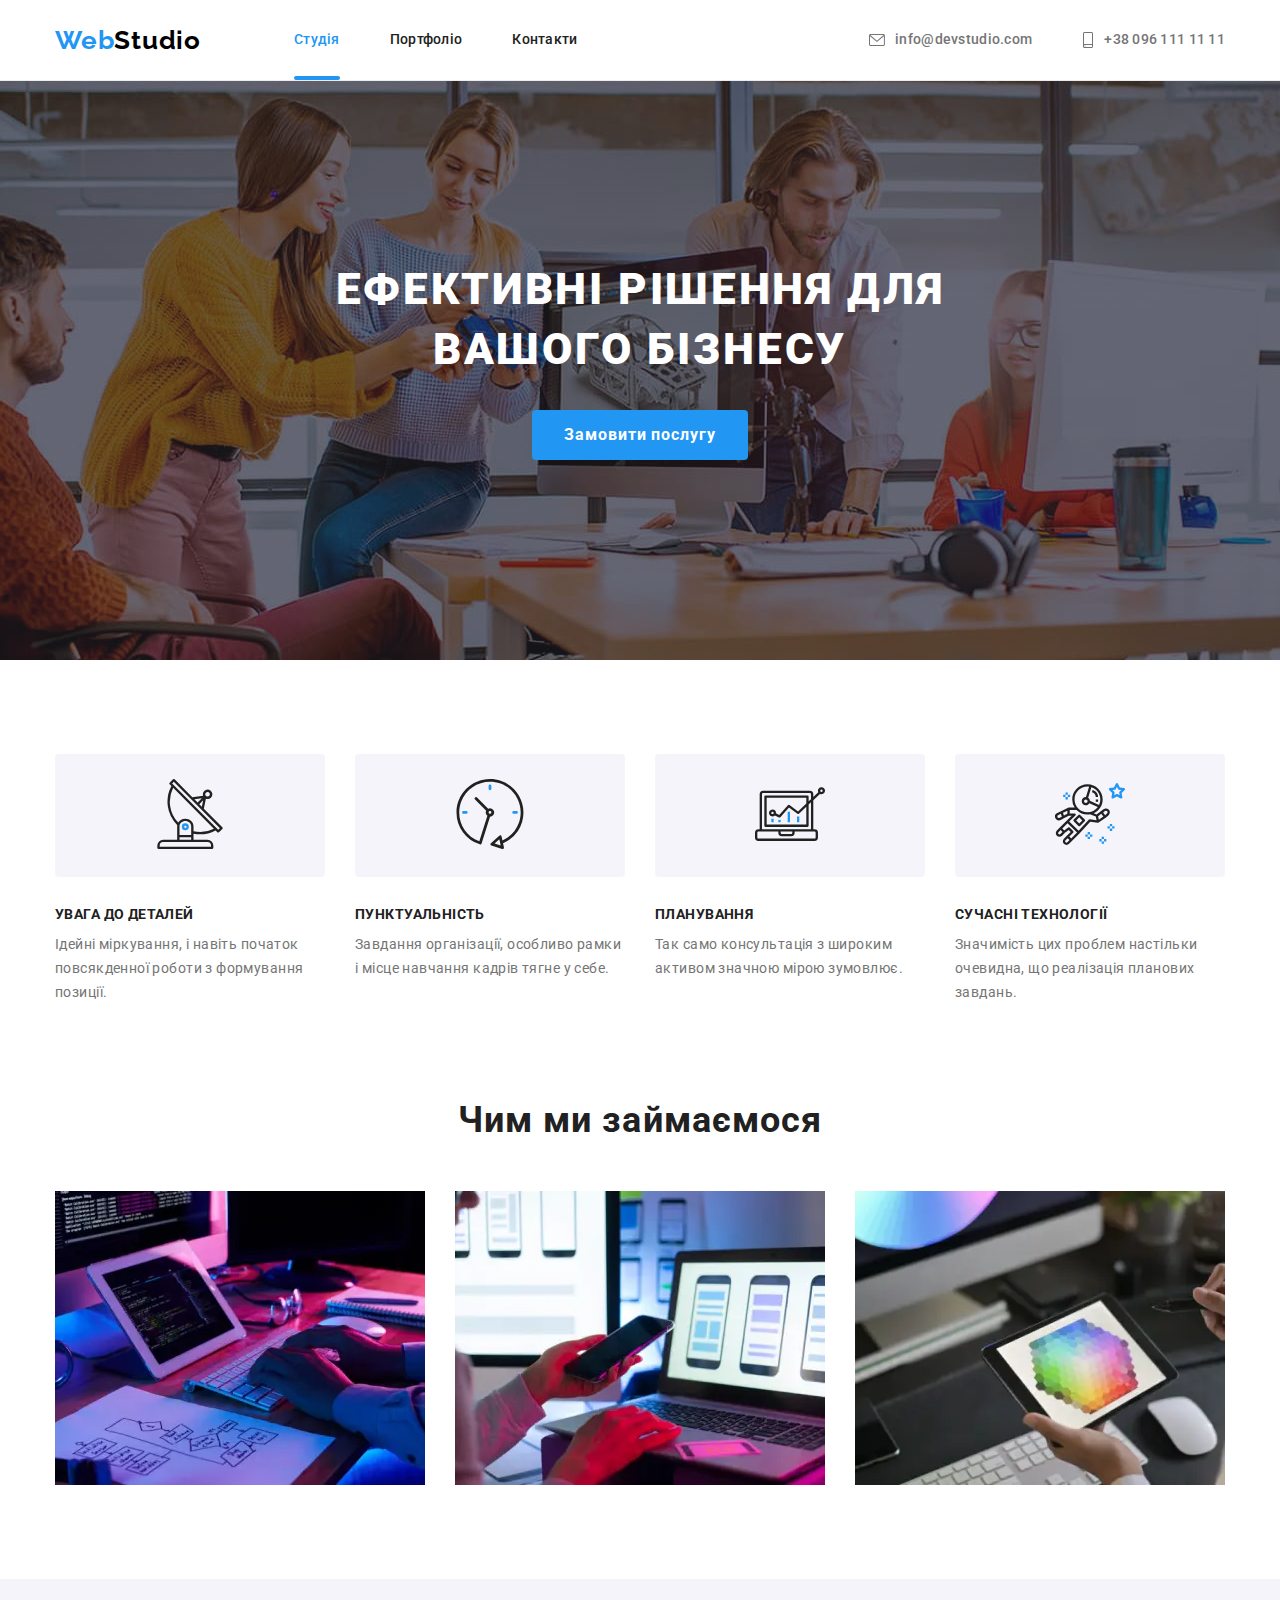
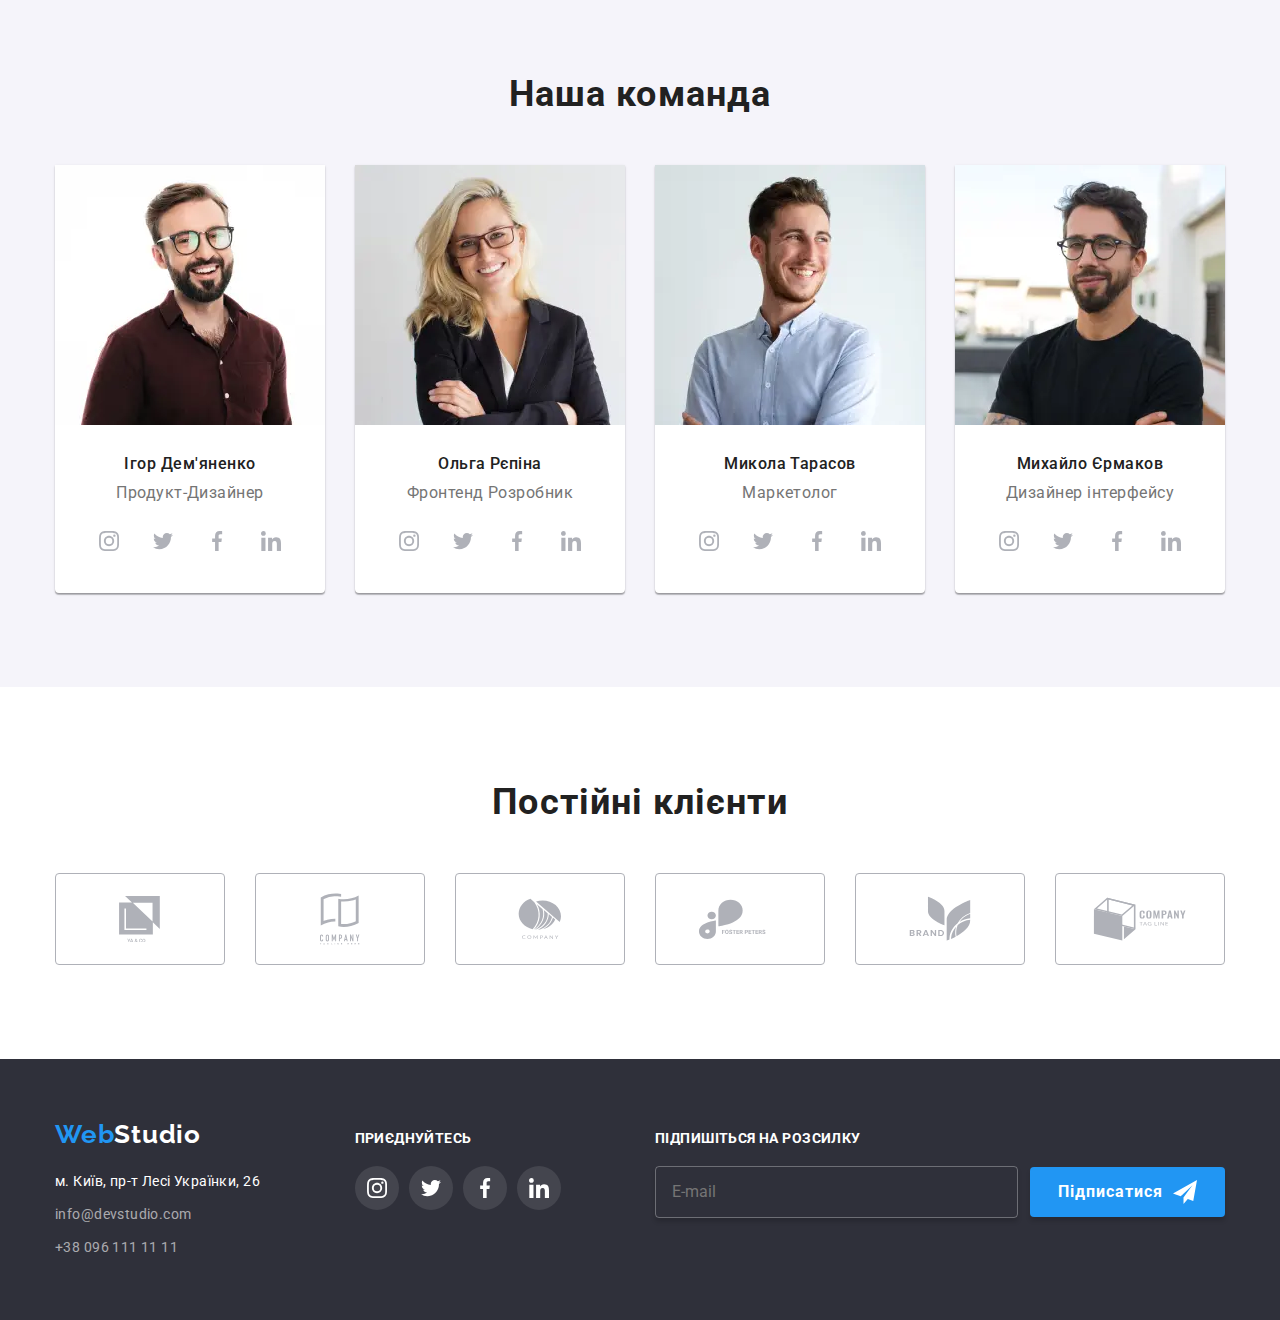
<file: index.html>
<!DOCTYPE html>
<html lang="uk">
  <head>
    <meta charset="UTF-8" />
    <meta http-equiv="X-UA-Compatible" content="IE=edge" />
    <meta name="viewport" content="width=device-width, initial-scale=1.0" />
    <title>Homework 8</title>

    <link rel="preconnect" href="https://fonts.googleapis.com" />
    <link rel="preconnect" href="https://fonts.gstatic.com" crossorigin />
    <link
      href="https://fonts.googleapis.com/css2?family=Raleway:wght@700&family=Roboto:wght@400;500;700;900&display=swap"
      rel="stylesheet"
    />

    <link rel="stylesheet" href="./css/modern-normalize.css" />

    <link rel="stylesheet" href="./css/main.min.css" />
  </head>

  <body>
    <header class="header">
      <div class="container header__container">
        <nav class="main-nav">
          <a href="./index.html" class="logo main-nav--logo"
            >Web<span class="logo__word-header">Studio</span></a
          >

          <button type="button" class="burger-btn" aria-expanded="false" data-menu-open>
            <svg
              class="burger-btn__image"
              width="24px"
              height="16px"
              aria-label="Відкривач мобільного меню"
            >
              <use class="burger-btn__burger" href="./images/icons.svg#icon-menu-burger"></use>
            </svg>
          </button>

          <div class="backdrop-menu backdrop-menu--is-hidden" data-menu>
            <div class="backdrop-menu__content">
              <button type="button" class="backdrop-menu__btn-cross" data-menu-close>
                <svg
                  class="burger-btn__image"
                  width="24px"
                  height="16px"
                  aria-label="Закривач мобільного меню"
                >
                  <use href="./images/icons.svg#icon-close-burger"></use>
                </svg>
              </button>
              <ul class="site-nav list">
                <li class="site-nav__item">
                  <a href="./index.html" class="link site-nav__link site-nav__link--current"
                    >Студія</a
                  >
                </li>
                <li class="site-nav__item">
                  <a href="./portfolio.html" class="link site-nav__link">Портфоліо</a>
                </li>
                <li class="site-nav__item"><a href="" class="link site-nav__link">Контакти</a></li>
              </ul>

              <div class="backdrop-menu__bottom">
                <ul class="info-nav list">
                  <li class="info-nav__item">
                    <a href="mailto:info@devstudio.com" class="link info-nav__link">
                      <svg class="info-nav__icon" width="16px" height="12px">
                        <use href="./images/icons.svg#icon-mail"></use>
                      </svg>

                      info@devstudio.com</a
                    >
                  </li>
                  <li class="info-nav__item">
                    <a href="tel:+380961111111" class="link info-nav__link">
                      <svg class="info-nav__icon" width="12px" height="16px">
                        <use href="./images/icons.svg#icon-tel"></use>
                      </svg>
                      +38 096 111 11 11</a
                    >
                  </li>
                </ul>
                <ul class="soc-nav list">
                  <li class="soc-nav__item">
                    <a href="" class="link soc-nav__link">Instagram</a>
                  </li>
                  <li class="soc-nav__item">
                    <a href="" class="link soc-nav__link">Twitter</a>
                  </li>
                  <li class="soc-nav__item">
                    <a href="" class="link soc-nav__link">Facebook</a>
                  </li>
                  <li class="soc-nav__item">
                    <a href="" class="link soc-nav__link">LinkedIn</a>
                  </li>
                </ul>
              </div>
            </div>
          </div>
        </nav>
      </div>
    </header>

    <main>
      <!-- Hero -->
      <section class="hero">
        <div class="container">
          <h1 class="hero__title">Ефективні рішення для вашого бізнесу</h1>
          <button type="button" class="button hero__button" data-modal-open>
            Замовити послугу
          </button>
        </div>

        <div class="backdrop backdrop--is-hidden" data-modal>
          <div class="modal">
            <button class="modal__btn-close" data-modal-close>
              <svg class="modal__cross-svg" width="11px" height="11px">
                <use href="./images/icons.svg#icon-cross"></use>
              </svg>
            </button>

            <form action="" class="modal-form" autocomplete="off">
              <p class="modal-form__title">Залиште свої дані, ми вам передзвонимо</p>

              <label class="label" name="name">
                <div class="label__name">Ім'я</div>

                <div class="input-wrapper">
                  <input type="text" class="input" name="name" required />
                  <svg class="input__icon" width="18px" height="18px">
                    <use href="./images/icons.svg#icon-person"></use>
                  </svg>
                </div>
              </label>

              <label class="label" name="telephone">
                <div class="label__name">Телефон</div>

                <div class="input-wrapper">
                  <input type="tel" class="input" name="telephone number" required />
                  <svg class="input__icon" width="18px" height="18px">
                    <use href="./images/icons.svg#icon-phone"></use>
                  </svg>
                </div>
              </label>

              <label class="label" name="email">
                <div class="label__name">Пошта</div>

                <div class="input-wrapper">
                  <input type="email" class="input" name="email" required />
                  <svg class="input__icon" width="18px" height="18px">
                    <use href="./images/icons.svg#icon-email-envelope"></use>
                  </svg>
                </div>
              </label>

              <label class="label" name="comment">
                <div class="label__name">Коментар</div>

                <div class="input-wrapper">
                  <textarea class="textarea" placeholder="Введіть текст" name="comment"></textarea>
                </div>
              </label>

              <div class="checkbox-wrapper">
                <label class="checkbox-wrapper__label" name="check-agree">
                  <input
                    type="checkbox"
                    class="checkbox-wrapper__checkbox"
                    name="agree link terms"
                    required
                  />
                  <span class="checkbox-wrapper__symbol">
                    <svg class="icon" width="16px" height="15px">
                      <use href="./images/icons.svg#icon-check"></use>
                    </svg>
                  </span>
                  Погоджуюся з розсилкою та приймаю</label
                >
                <a href="" class="checkbox-wrapper__link">Умови договору</a>
              </div>

              <button class="modal-button button" type="submit">Відправити</button>
            </form>
          </div>
        </div>
      </section>

      <section class="section section--without-botpadding">
        <div class="container">
          <h2 class="visually-hidden">Особливості</h2>

          <ul class="features list">
            <li class="features__item">
              <div class="features__image-wrapper">
                <svg class="features__image" width="70px" height="70px">
                  <use href="./images/icons.svg#icon-antenna"></use>
                </svg>
              </div>
              <h3 class="features__title">Увага до деталей</h3>
              <p class="features__describe">
                Ідейні міркування, і навіть початок повсякденної роботи з формування позиції.
              </p>
            </li>

            <li class="features__item">
              <div class="features__image-wrapper">
                <svg class="features__image" width="70px" height="70px">
                  <use href="./images/icons.svg#icon-clock"></use>
                </svg>
              </div>
              <h3 class="features__title">Пунктуальність</h3>
              <p class="features__describe">
                Завдання організації, особливо рамки і місце навчання кадрів тягне у себе.
              </p>
            </li>

            <li class="features__item">
              <div class="features__image-wrapper">
                <svg class="features__image" width="70px" height="70px">
                  <use href="./images/icons.svg#icon-comp"></use>
                </svg>
              </div>
              <h3 class="features__title">Планування</h3>
              <p class="features__describe">
                Так само консультація з широким активом значною мірою зумовлює.
              </p>
            </li>

            <li class="features__item">
              <div class="features__image-wrapper">
                <svg class="features__image" width="70px" height="70px">
                  <use href="./images/icons.svg#icon-astronaut"></use>
                </svg>
              </div>
              <h3 class="features__title">Сучасні технології</h3>
              <p class="features__describe">
                Значимість цих проблем настільки очевидна, що реалізація планових завдань.
              </p>
            </li>
          </ul>
        </div>
      </section>

      <section class="section section--is-absent">
        <div class="container">
          <h2 class="section__title">Чим ми займаємося</h2>
          <ul class="work-list list">
            <li class="work-list__item">
              <picture>
                <source
                  srcset="
                    ./images/index/computer/work1.webp    1x,
                    ./images/index/computer/work1@2x.webp 2x
                  "
                />
                <img
                  class="work-list__image"
                  srcset="
                    ./images/index/computer/work1.jpg    1x,
                    ./images/index/computer/work1@2x.jpg 2x
                  "
                  src="./images/index/computer/work1.jpg"
                  alt="Створюємо функціонал додатків"
                  width="370"
                  height="294"
                />
              </picture>

              <p class="work-list__title">Десктопні додатки</p>
            </li>
            <li class="work-list__item">
              <picture>
                <source
                  srcset="
                    ./images/index/computer/work2.webp    1x,
                    ./images/index/computer/work2@2x.webp 2x
                  "
                />
                <img
                  class="work-list__image"
                  srcset="
                    ./images/index/computer/work2.jpg    1x,
                    ./images/index/computer/work2@2x.jpg 2x
                  "
                  src="./images/index/computer/work2.jpg"
                  alt="Налаштовуємо інтерфейс додатків"
                  width="370"
                  height="294"
                />
              </picture>

              <p class="work-list__title">Мобільні додатки</p>
            </li>
            <li class="work-list__item">
              <picture>
                <source
                  srcset="
                    ./images/index/computer/work3.webp    1x,
                    ./images/index/computer/work3@2x.webp 2x
                  "
                />
                <img
                  class="work-list__image"
                  srcset="
                    ./images/index/computer/work3.jpg    1x,
                    ./images/index/computer/work3@2x.jpg 2x
                  "
                  src="./images/index/computer/work3.jpg"
                  alt="Оптимізуємо роботу додатків"
                  width="370"
                  height="294"
                />
              </picture>

              <p class="work-list__title">Дизайнерські рішення</p>
            </li>
          </ul>
        </div>
      </section>

      <section class="section section--team">
        <div class="container">
          <h2 class="section__title">Наша команда</h2>

          <ul class="team-list list">
            <li class="employee">
              <picture>
                <source
                  srcset="
                    ./images/index/computer/1team.webp    1x,
                    ./images/index/computer/1team@2x.webp 2x
                  "
                  media="(min-width:1200px)"
                />
                <source
                  srcset="
                    ./images/index/tablet/1team.webp    1x,
                    ./images/index/tablet/1team@2x.webp 2x
                  "
                  media="(min-width:768px)"
                />
                <source
                  srcset="
                    ./images/index/mobile/1team.webp    1x,
                    ./images/index/mobile/1team@2x.webp 2x
                  "
                  media="(max-width:767px)"
                />
                <source
                  srcset="
                    ./images/index/computer/1team.jpg    1x,
                    ./images/index/computer/1team@2x.jpg 2x
                  "
                  media="(min-width:1200px)"
                />
                <source
                  srcset="./images/index/tablet/1team.jpg 1x, ./images/index/tablet/1team@2x.jpg 2x"
                  media="(min-width:768px)"
                />

                <img
                  class="employee__image"
                  srcset="./images/index/mobile/1team.jpg 1px, ./images/index/mobile/1team@2x.jpg 2x"
                  src="./images/index/mobile/1team.jpg"
                  alt="Фото Ігора Дем'яненко"
                  width="450"
                  height="460"
                />
              </picture>

              <div class="employee__describe">
                <h3 class="employee__title">Ігор Дем'яненко</h3>
                <p class="employee__job">Продукт-Дизайнер</p>
                <ul class="soc-networks list">
                  <li class="soc-networks__item">
                    <a href="" class="soc-networks__link">
                      <svg class="soc-networks__icon" width="20px" height="20px">
                        <use href="./images/icons.svg#icon-instagram"></use>
                      </svg>
                    </a>
                  </li>
                  <li class="soc-networks__item">
                    <a href="" class="soc-networks__link">
                      <svg class="soc-networks__icon" width="20px" height="20px">
                        <use href="./images/icons.svg#icon-twitter"></use>
                      </svg>
                    </a>
                  </li>
                  <li class="soc-networks__item">
                    <a href="" class="soc-networks__link">
                      <svg class="soc-networks__icon" width="20px" height="20px">
                        <use href="./images/icons.svg#icon-facebook"></use>
                      </svg>
                    </a>
                  </li>
                  <li class="soc-networks__item">
                    <a href="" class="soc-networks__link">
                      <svg class="soc-networks__icon" width="20px" height="20px">
                        <use href="./images/icons.svg#icon-linkedin"></use>
                      </svg>
                    </a>
                  </li>
                </ul>
              </div>
            </li>

            <li class="employee">
              <picture>
                <source
                  srcset="
                    ./images/index/computer/2team.webp    1x,
                    ./images/index/computer/2team@2x.webp 2x
                  "
                  media="(min-width:1200px)"
                />
                <source
                  srcset="
                    ./images/index/tablet/2team.webp    1x,
                    ./images/index/tablet/2team@2x.webp 2x
                  "
                  media="(min-width:768px)"
                />
                <source
                  srcset="
                    ./images/index/mobile/2team.webp    1x,
                    ./images/index/mobile/2team@2x.webp 2x
                  "
                  media="(max-width:767px)"
                />
                <source
                  srcset="
                    ./images/index/computer/2team.jpg    1x,
                    ./images/index/computer/2team@2x.jpg 2x
                  "
                  media="(min-width:1200px)"
                />
                <source
                  srcset="./images/index/tablet/2team.jpg 1x, ./images/index/tablet/2team@2x.jpg 2x"
                  media="(min-width:768px)"
                />
                <img
                  class="employee__image"
                  srcset="./images/index/mobile/2team.jpg 1px, ./images/index/mobile/2team@2x.jpg 2x"
                  src="./images/index/mobile/2team.jpg"
                  alt="Фото Ольги Рєпіної"
                  width="450"
                  height="460"
                />
              </picture>

              <div class="employee__describe">
                <h3 class="employee__title">Ольга Рєпіна</h3>
                <p class="employee__job">Фронтенд Розробник</p>
                <ul class="soc-networks list">
                  <li class="soc-networks__item">
                    <a href="" class="soc-networks__link">
                      <svg class="soc-networks__icon" width="20px" height="20px">
                        <use href="./images/icons.svg#icon-instagram"></use>
                      </svg>
                    </a>
                  </li>
                  <li class="soc-networks__item">
                    <a href="" class="soc-networks__link">
                      <svg class="soc-networks__icon" width="20px" height="20px">
                        <use href="./images/icons.svg#icon-twitter"></use>
                      </svg>
                    </a>
                  </li>
                  <li class="soc-networks__item">
                    <a href="" class="soc-networks__link">
                      <svg class="soc-networks__icon" width="20px" height="20px">
                        <use href="./images/icons.svg#icon-facebook"></use>
                      </svg>
                    </a>
                  </li>
                  <li class="soc-networks__item">
                    <a href="" class="soc-networks__link">
                      <svg class="soc-networks__icon" width="20px" height="20px">
                        <use href="./images/icons.svg#icon-linkedin"></use>
                      </svg>
                    </a>
                  </li>
                </ul>
              </div>
            </li>

            <li class="employee">
              <picture>
                <source
                  srcset="
                    ./images/index/computer/3team.webp    1x,
                    ./images/index/computer/3team@2x.webp 2x
                  "
                  media="(min-width:1200px)"
                />
                <source
                  srcset="
                    ./images/index/tablet/3team.webp    1x,
                    ./images/index/tablet/3team@2x.webp 2x
                  "
                  media="(min-width:768px)"
                />
                <source
                  srcset="
                    ./images/index/mobile/3team.webp    1x,
                    ./images/index/mobile/3team@2x.webp 2x
                  "
                  media="(max-width:767px)"
                />
                <source
                  srcset="
                    ./images/index/computer/3team.jpg    1x,
                    ./images/index/computer/3team@2x.jpg 2x
                  "
                  media="(min-width:1200px)"
                />
                <source
                  srcset="./images/index/tablet/3team.jpg 1x, ./images/index/tablet/3team@2x.jpg 2x"
                  media="(min-width:768px)"
                />
                <img
                  class="employee__image"
                  srcset="./images/index/mobile/3team.jpg 1px, ./images/index/mobile/3team@2x.jpg 2x"
                  src="./images/index/mobile/3team.jpg"
                  alt="Фото Миколи Тарасова"
                  width="450"
                  height="460"
                />
              </picture>

              <div class="employee__describe">
                <h3 class="employee__title">Микола Тарасов</h3>
                <p class="employee__job">Маркетолог</p>
                <ul class="soc-networks list">
                  <li class="soc-networks__item">
                    <a href="" class="soc-networks__link">
                      <svg class="soc-networks__icon" width="20px" height="20px">
                        <use href="./images/icons.svg#icon-instagram"></use>
                      </svg>
                    </a>
                  </li>
                  <li class="soc-networks__item">
                    <a href="" class="soc-networks__link">
                      <svg class="soc-networks__icon" width="20px" height="20px">
                        <use href="./images/icons.svg#icon-twitter"></use>
                      </svg>
                    </a>
                  </li>
                  <li class="soc-networks__item">
                    <a href="" class="soc-networks__link">
                      <svg class="soc-networks__icon" width="20px" height="20px">
                        <use href="./images/icons.svg#icon-facebook"></use>
                      </svg>
                    </a>
                  </li>
                  <li class="soc-networks__item">
                    <a href="" class="soc-networks__link">
                      <svg class="soc-networks__icon" width="20px" height="20px">
                        <use href="./images/icons.svg#icon-linkedin"></use>
                      </svg>
                    </a>
                  </li>
                </ul>
              </div>
            </li>

            <li class="employee">
              <picture>
                <source
                  srcset="
                    ./images/index/computer/4team.webp    1x,
                    ./images/index/computer/4team@2x.webp 2x
                  "
                  media="(min-width:1200px)"
                />
                <source
                  srcset="
                    ./images/index/tablet/4team.webp    1x,
                    ./images/index/tablet/4team@2x.webp 2x
                  "
                  media="(min-width:768px)"
                />
                <source
                  srcset="
                    ./images/index/mobile/4team.webp    1x,
                    ./images/index/mobile/4team@2x.webp 2x
                  "
                  media="(max-width:767px)"
                />
                <source
                  srcset="
                    ./images/index/computer/4team.jpg    1x,
                    ./images/index/computer/4team@2x.jpg 2x
                  "
                  media="(min-width:1200px)"
                />
                <source
                  srcset="./images/index/tablet/4team.jpg 1x, ./images/index/tablet/4team@2x.jpg 2x"
                  media="(min-width:768px)"
                />
                <img
                  class="employee__image"
                  srcset="./images/index/mobile/4team.jpg 1px, ./images/index/mobile/4team@2x.jpg 2x"
                  src="./images/index/mobile/4team.jpg"
                  alt="Фото Михайла Єрмакова"
                  width="450"
                  height="460"
                />
              </picture>

              <div class="employee__describe">
                <h3 class="employee__title">Михайло Єрмаков</h3>
                <p class="employee__job">Дизайнер інтерфейсу</p>
                <ul class="soc-networks list">
                  <li class="soc-networks__item">
                    <a href="" class="soc-networks__link">
                      <svg class="soc-networks__icon" width="20px" height="20px">
                        <use href="./images/icons.svg#icon-instagram"></use>
                      </svg>
                    </a>
                  </li>
                  <li class="soc-networks__item">
                    <a href="" class="soc-networks__link">
                      <svg class="soc-networks__icon" width="20px" height="20px">
                        <use href="./images/icons.svg#icon-twitter"></use>
                      </svg>
                    </a>
                  </li>
                  <li class="soc-networks__item">
                    <a href="" class="soc-networks__link">
                      <svg class="soc-networks__icon" width="20px" height="20px">
                        <use href="./images/icons.svg#icon-facebook"></use>
                      </svg>
                    </a>
                  </li>
                  <li class="soc-networks__item">
                    <a href="" class="soc-networks__link">
                      <svg class="soc-networks__icon" width="20px" height="20px">
                        <use href="./images/icons.svg#icon-linkedin"></use>
                      </svg>
                    </a>
                  </li>
                </ul>
              </div>
            </li>
          </ul>
        </div>
      </section>

      <section class="section">
        <div class="container">
          <h2 class="section__title">Постійні клієнти</h2>

          <ul class="clients-list list">
            <li class="clients-list__item">
              <a href="" class="clients-list__link">
                <svg class="clients-list__image" width="41px" height="46.7px">
                  <use href="./images/icons.svg#icon-company1"></use>
                </svg>
              </a>
            </li>

            <li class="clients-list__item">
              <a href="" class="clients-list__link">
                <svg class="clients-list__image" width="40px" height="52px">
                  <use href="./images/icons.svg#icon-company2"></use>
                </svg>
              </a>
            </li>

            <li class="clients-list__item">
              <a href="" class="clients-list__link">
                <svg class="clients-list__image" width="43.46px" height="41.18px">
                  <use href="./images/icons.svg#icon-company3"></use>
                </svg>
              </a>
            </li>

            <li class="clients-list__item">
              <a href="" class="clients-list__link">
                <svg class="clients-list__image" width="84.44px" height="40.62px">
                  <use href="./images/icons.svg#icon-company4"></use>
                </svg>
              </a>
            </li>

            <li class="clients-list__item">
              <a href="" class="clients-list__link">
                <svg class="clients-list__image" width="62.54px" height="45.43px">
                  <use href="./images/icons.svg#icon-company5"></use>
                </svg>
              </a>
            </li>

            <li class="clients-list__item">
              <a href="" class="clients-list__link">
                <svg class="clients-list__image" width="93.79px" height="43.93px">
                  <use href="./images/icons.svg#icon-company6"></use>
                </svg>
              </a>
            </li>
          </ul>
        </div>
      </section>
    </main>

    <footer class="footer">
      <div class="container container--column-list">
        <div class="column footer__column-first">
          <a href="./index.html" class="logo logo--footer"
            >Web<span class="logo__word-footer">Studio</span></a
          >
          <address class="contact-address">
            <ul class="address-list list">
              <li class="address-list__item">
                <a
                  href="https://goo.gl/maps/bpXMitdXSqZiNbTf6"
                  target="_blank"
                  rel="noopener noreferrer"
                  class="address-list__link link"
                  >м. Київ, пр-т Лесі Українки, 26</a
                >
              </li>
              <li class="address-list__item">
                <a href="mailto:info@devstudio.com" class="address-list__link link"
                  >info@devstudio.com</a
                >
              </li>
              <li class="address-list__item">
                <a href="tel:+380961111111" class="address-list__link link">+38 096 111 11 11</a>
              </li>
            </ul>
          </address>
        </div>
        <div class="column footer__column-second">
          <p class="column__title">приєднуйтесь</p>
          <ul class="join-list list">
            <li class="join-list__item">
              <a href="" class="join-list__link">
                <svg class="join-list__icon" width="20px" height="20px">
                  <use href="./images/icons.svg#icon-instagram"></use>
                </svg>
              </a>
            </li>
            <li class="join-list__item">
              <a href="" class="join-list__link">
                <svg class="join-list__icon" width="20px" height="20px">
                  <use href="./images/icons.svg#icon-twitter"></use>
                </svg>
              </a>
            </li>
            <li class="join-list__item">
              <a href="" class="join-list__link">
                <svg class="join-list__icon" width="20px" height="20px">
                  <use href="./images/icons.svg#icon-facebook"></use>
                </svg>
              </a>
            </li>
            <li class="join-list__item">
              <a href="" class="join-list__link">
                <svg class="join-list__icon" width="20px" height="20px">
                  <use href="./images/icons.svg#icon-linkedin"></use>
                </svg>
              </a>
            </li>
          </ul>
        </div>
        <div class="column footer__column-third">
          <p class="column__title">Підпишіться на розсилку</p>
          <form class="subscribe-form">
            <input
              class="subscribe-form__input"
              type="email"
              name="subscribe-email"
              placeholder="E-mail"
            />

            <button class="button subscribe-form__button" type="submit">
              Підписатися
              <span class="button__icon-plane">
                <svg class="icon-plane" width="24px" height="24px">
                  <use href="./images/icons.svg#icon-message-plane"></use>
                </svg>
              </span>
            </button>
          </form>
        </div>
      </div>
    </footer>

    <script src="./js/modal.js"></script>
    <!-- <script src="./js/mobile.js"></script> -->
  </body>
</html>
</file>
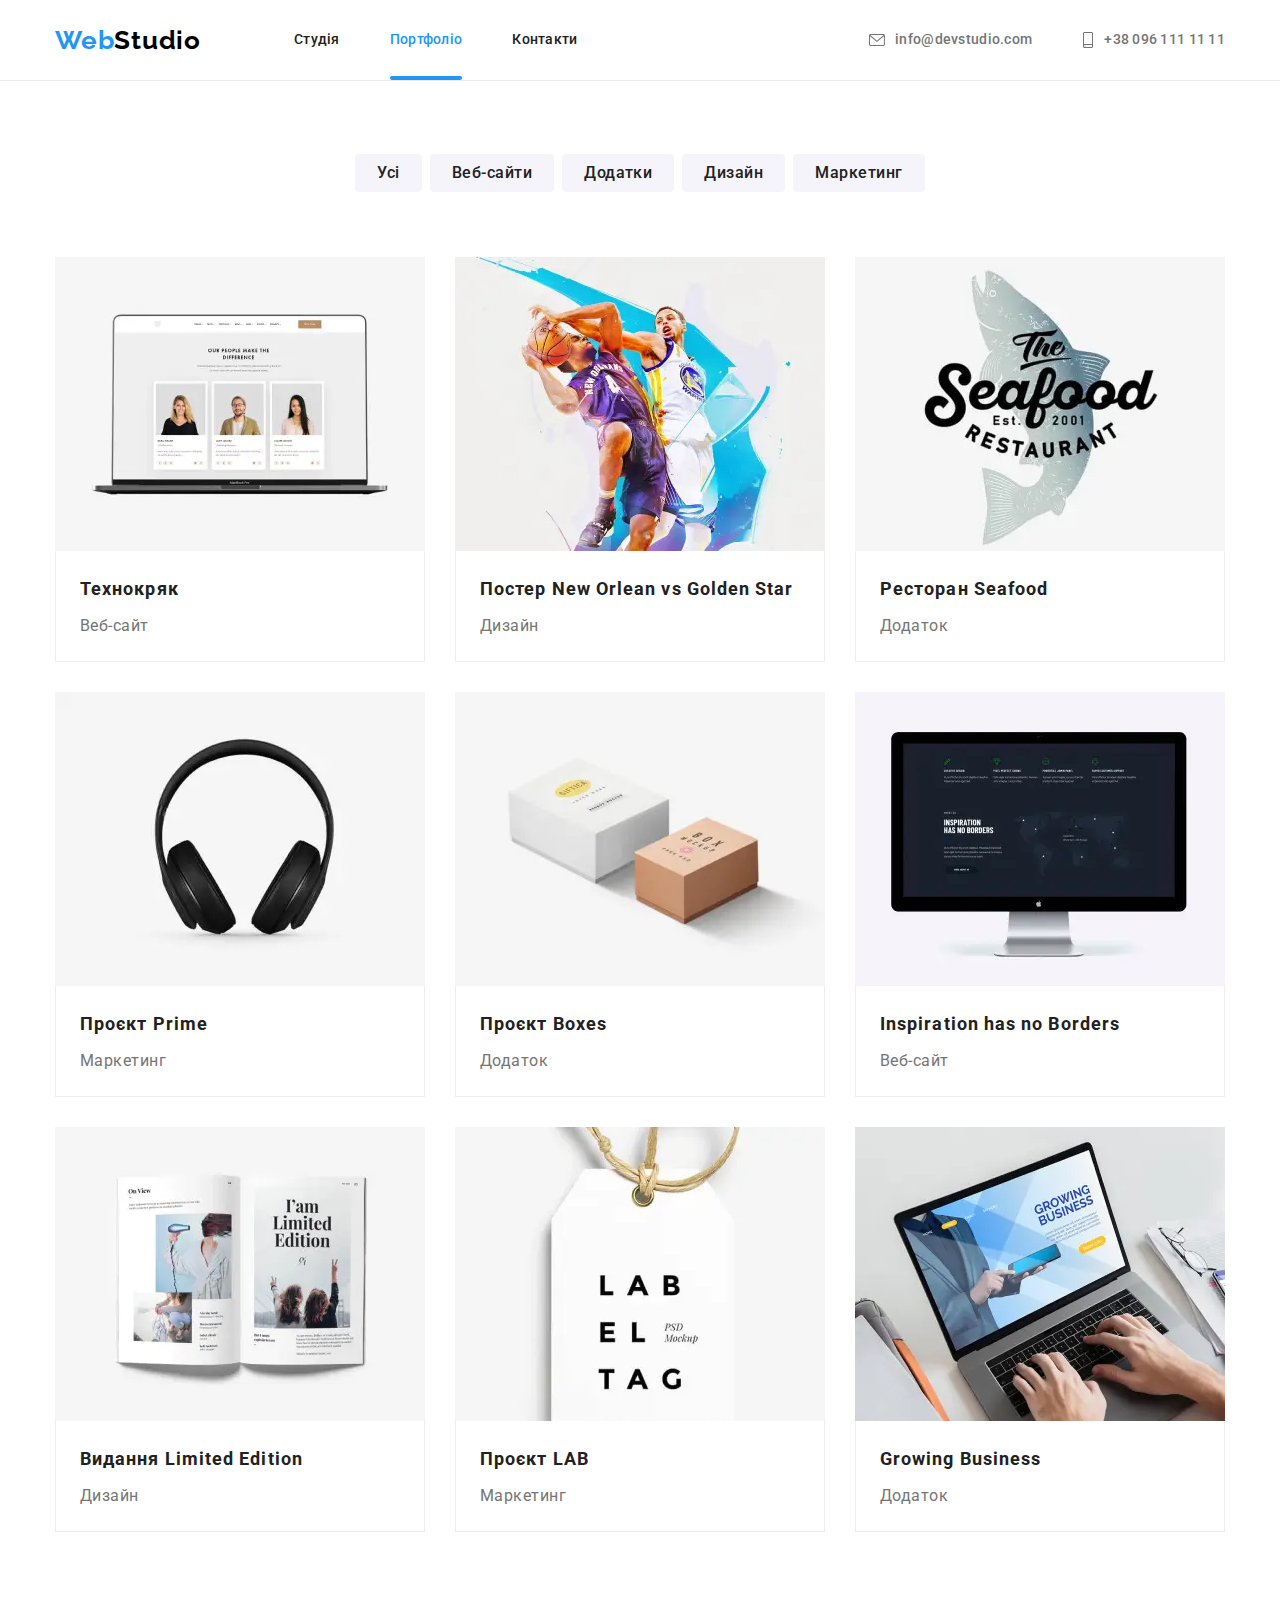
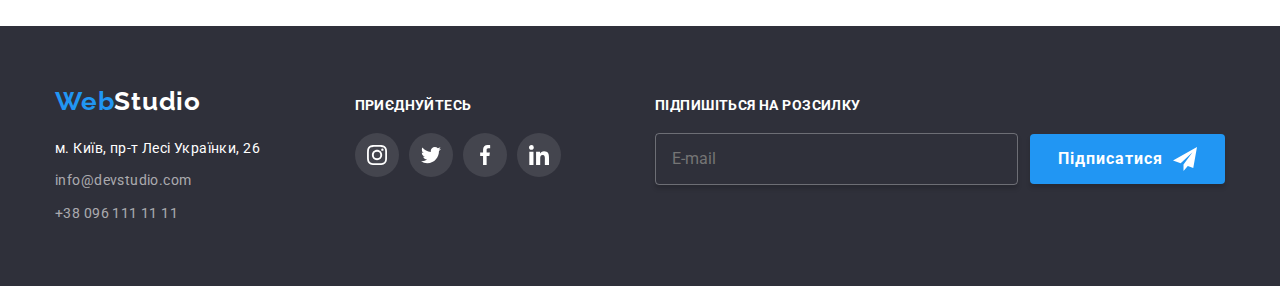
<file: portfolio.html>
<!DOCTYPE html>
<html lang="uk">
  <head>
    <meta charset="UTF-8" />
    <meta http-equiv="X-UA-Compatible" content="IE=edge" />
    <meta name="viewport" content="width=device-width, initial-scale=1.0" />
    <title>Homework 8</title>

    <link rel="preconnect" href="https://fonts.googleapis.com" />
    <link rel="preconnect" href="https://fonts.gstatic.com" crossorigin />
    <link
      href="https://fonts.googleapis.com/css2?family=Raleway:wght@700&family=Roboto:wght@400;500;700;900&display=swap"
      rel="stylesheet"
    />
    <link rel="stylesheet" href="./css/modern-normalize.css" />
    <link rel="stylesheet" href="./css/portfolio.min.css" />
  </head>

  <body>
    <header class="header">
      <div class="container header__container">
        <nav class="main-nav">
          <a href="./index.html" class="logo main-nav--logo"
            >Web<span class="logo__word-header">Studio</span></a
          >

          <button type="button" class="burger-btn" aria-expanded="false" data-menu-open>
            <svg
              class="burger-btn__image"
              width="24px"
              height="16px"
              aria-label="Відкривач мобільного меню"
            >
              <use class="burger-btn__burger" href="./images/icons.svg#icon-menu-burger"></use>
            </svg>
          </button>

          <div class="backdrop-menu backdrop-menu--is-hidden" data-menu>
            <div class="backdrop-menu__content">
              <button type="button" class="backdrop-menu__btn-cross" data-menu-close>
                <svg
                  class="burger-btn__image"
                  width="24px"
                  height="16px"
                  aria-label="Закривач мобільного меню"
                >
                  <use href="./images/icons.svg#icon-close-burger"></use>
                </svg>
              </button>
              <ul class="site-nav list">
                <li class="site-nav__item">
                  <a href="./index.html" class="link site-nav__link">Студія</a>
                </li>
                <li class="site-nav__item">
                  <a href="./portfolio.html" class="link site-nav__link site-nav__link--current"
                    >Портфоліо</a
                  >
                </li>
                <li class="site-nav__item"><a href="" class="link site-nav__link">Контакти</a></li>
              </ul>

              <div class="backdrop-menu__bottom">
                <ul class="info-nav list">
                  <li class="info-nav__item">
                    <a href="mailto:info@devstudio.com" class="link info-nav__link">
                      <svg class="info-nav__icon" width="16px" height="12px">
                        <use href="./images/icons.svg#icon-mail"></use>
                      </svg>
                      info@devstudio.com</a
                    >
                  </li>
                  <li class="info-nav__item">
                    <a href="tel:+380961111111" class="link info-nav__link">
                      <svg class="info-nav__icon" width="12px" height="16px">
                        <use href="./images/icons.svg#icon-tel"></use>
                      </svg>
                      +38 096 111 11 11</a
                    >
                  </li>
                </ul>
                <ul class="soc-nav list">
                  <li class="soc-nav__item">
                    <a href="" class="link soc-nav__link">Instagram</a>
                  </li>
                  <li class="soc-nav__item">
                    <a href="" class="link soc-nav__link">Twitter</a>
                  </li>
                  <li class="soc-nav__item">
                    <a href="" class="link soc-nav__link">Facebook</a>
                  </li>
                  <li class="soc-nav__item">
                    <a href="" class="link soc-nav__link">LinkedIn</a>
                  </li>
                </ul>
              </div>
            </div>
          </div>
        </nav>
      </div>
    </header>

    <main>
      <section class="section">
        <div class="container">
          <h1 class="visually-hidden">Приклади портфоліо</h1>

          <ul class="button-list list">
            <li class="button-list__item">
              <button class="button-list__button" type="button">Усі</button>
            </li>
            <li class="button-list__item">
              <button class="button-list__button" type="button">Веб-сайти</button>
            </li>
            <li class="button-list__item">
              <button class="button-list__button" type="button">Додатки</button>
            </li>
            <li class="button-list__item">
              <button class="button-list__button" type="button">Дизайн</button>
            </li>
            <li class="button-list__item">
              <button class="button-list__button" type="button">Маркетинг</button>
            </li>
          </ul>

          <ul class="examples-list list">
            <li class="porfolio">
              <a href="" class="porfolio__link link">
                <div class="porfolio__top-part">
                  <picture>
                    <source
                      srcset="
                        ./images/portfolio/computer/employment1.webp    1x,
                        ./images/portfolio/computer/employment1@2x.webp 2x
                      "
                      media="(min-width:1200px)"
                    />
                    <source
                      srcset="
                        ./images/portfolio/tablet/employment1.webp    1x,
                        ./images/portfolio/tablet/employment1@2x.webp 2x
                      "
                      media="(min-width:768px)"
                    />
                    <source
                      srcset="
                        ./images/portfolio/mobile/employment1.webp    1x,
                        ./images/portfolio/mobile/employment1@2x.webp 2x
                      "
                      media="(max-width:767px)"
                    />
                    <source
                      srcset="
                        ./images/portfolio/computer/employment1.jpg    1x,
                        ./images/portfolio/computer/employment1@2x.jpg 2x
                      "
                      media="(min-width:1200px)"
                    />
                    <source
                      srcset="
                        ./images/portfolio/tablet/employment1.jpg    1x,
                        ./images/portfolio/tablet/employment1@2x.jpg 2x
                      "
                      media="(min-width:768px)"
                    />
                    <img
                      class="porfolio__image"
                      srcset="
                        ./images/portfolio/mobile/employment1.jpg    1x,
                        ./images/portfolio/mobile/employment1@2x.jpg 2x
                      "
                      src="./images/portfolio/mobile/employment1.jpg"
                      alt="Ноутбук з веб-сайтом"
                      width="450"
                      height="294"
                    />
                  </picture>
                  <div class="porfolio__backdrop">
                    <p class="porfolio__text">
                      Ресурс пропонує комплексні пропозиції з різним рівнем функціоналу та сервісів.
                      Все це дозволить відвідувачу отримати вичерпні відомості про компанію чи
                      приватну особу.
                    </p>
                  </div>
                </div>

                <div class="porfolio__bottom-part">
                  <h2 class="porfolio__title">Технокряк</h2>
                  <p class="porfolio__type">Веб-сайт</p>
                </div>
              </a>
            </li>

            <li class="porfolio">
              <a href="" class="porfolio__link link">
                <div class="porfolio__top-part">
                  <picture>
                    <source
                      srcset="
                        ./images/portfolio/computer/employment2.webp    1x,
                        ./images/portfolio/computer/employment2@2x.webp 2x
                      "
                      media="(min-width:1200px)"
                    />
                    <source
                      srcset="
                        ./images/portfolio/tablet/employment2.webp    1x,
                        ./images/portfolio/tablet/employment2@2x.webp 2x
                      "
                      media="(min-width:768px)"
                    />
                    <source
                      srcset="
                        ./images/portfolio/mobile/employment2.webp    1x,
                        ./images/portfolio/mobile/employment2@2x.webp 2x
                      "
                      media="(max-width:767px)"
                    />
                    <source
                      srcset="
                        ./images/portfolio/computer/employment2.jpg    1x,
                        ./images/portfolio/computer/employment2@2x.jpg 2x
                      "
                      media="(min-width:1200px)"
                    />
                    <source
                      srcset="
                        ./images/portfolio/tablet/employment2.jpg    1x,
                        ./images/portfolio/tablet/employment2@2x.jpg 2x
                      "
                      media="(min-width:768px)"
                    />
                    <img
                      class="porfolio__image"
                      srcset="
                        ./images/portfolio/mobile/employment2.jpg    1x,
                        ./images/portfolio/mobile/employment2@2x.jpg 2x
                      "
                      src="./images/portfolio/mobile/employment2.jpg"
                      alt="Постер двох баскетбольних команд"
                      width="450"
                      height="294"
                    />
                  </picture>
                  <div class="porfolio__backdrop">
                    <p class="porfolio__text">
                      Ресурс пропонує комплексні пропозиції з різним рівнем функціоналу та сервісів.
                      Все це дозволить відвідувачу отримати вичерпні відомості про компанію чи
                      приватну особу.
                    </p>
                  </div>
                </div>
                <div class="porfolio__bottom-part">
                  <h2 class="porfolio__title">Постер New Orlean vs Golden Star</h2>
                  <p class="porfolio__type">Дизайн</p>
                </div>
              </a>
            </li>

            <li class="porfolio">
              <a href="" class="porfolio__link link">
                <div class="porfolio__top-part">
                  <picture>
                    <source
                      srcset="
                        ./images/portfolio/computer/employment3.webp    1x,
                        ./images/portfolio/computer/employment3@2x.webp 2x
                      "
                      media="(min-width:1200px)"
                    />
                    <source
                      srcset="
                        ./images/portfolio/tablet/employment3.webp    1x,
                        ./images/portfolio/tablet/employment3@2x.webp 2x
                      "
                      media="(min-width:768px)"
                    />
                    <source
                      srcset="
                        ./images/portfolio/mobile/employment3.webp    1x,
                        ./images/portfolio/mobile/employment3@2x.webp 2x
                      "
                      media="(max-width:767px)"
                    />
                    <source
                      srcset="
                        ./images/portfolio/computer/employment3.jpg    1x,
                        ./images/portfolio/computer/employment3@2x.jpg 2x
                      "
                      media="(min-width:1200px)"
                    />
                    <source
                      srcset="
                        ./images/portfolio/tablet/employment3.jpg    1x,
                        ./images/portfolio/tablet/employment3@2x.jpg 2x
                      "
                      media="(min-width:768px)"
                    />
                    <img
                      class="porfolio__image"
                      srcset="
                        ./images/portfolio/mobile/employment3.jpg    1x,
                        ./images/portfolio/mobile/employment3@2x.jpg 2x
                      "
                      src="./images/portfolio/mobile/employment3.jpg"
                      alt="Логотип рибного ресторану"
                      width="450"
                      height="294"
                    />
                  </picture>
                  <div class="porfolio__backdrop">
                    <p class="porfolio__text">
                      Ресурс пропонує комплексні пропозиції з різним рівнем функціоналу та сервісів.
                      Все це дозволить відвідувачу отримати вичерпні відомості про компанію чи
                      приватну особу.
                    </p>
                  </div>
                </div>
                <div class="porfolio__bottom-part">
                  <h2 class="porfolio__title">Ресторан Seafood</h2>
                  <p class="porfolio__type">Додаток</p>
                </div>
              </a>
            </li>

            <li class="porfolio">
              <a href="" class="porfolio__link link">
                <div class="porfolio__top-part">
                  <picture>
                    <source
                      srcset="
                        ./images/portfolio/computer/employment4.webp    1x,
                        ./images/portfolio/computer/employment4@2x.webp 2x
                      "
                      media="(min-width:1200px)"
                    />
                    <source
                      srcset="
                        ./images/portfolio/tablet/employment4.webp    1x,
                        ./images/portfolio/tablet/employment4@2x.webp 2x
                      "
                      media="(min-width:768px)"
                    />
                    <source
                      srcset="
                        ./images/portfolio/mobile/employment4.webp    1x,
                        ./images/portfolio/mobile/employment4@2x.webp 2x
                      "
                      media="(max-width:767px)"
                    />
                    <source
                      srcset="
                        ./images/portfolio/computer/employment4.jpg    1x,
                        ./images/portfolio/computer/employment4@2x.jpg 2x
                      "
                      media="(min-width:1200px)"
                    />
                    <source
                      srcset="
                        ./images/portfolio/tablet/employment4.jpg    1x,
                        ./images/portfolio/tablet/employment4@2x.jpg 2x
                      "
                      media="(min-width:768px)"
                    />
                    <img
                      class="porfolio__image"
                      srcset="
                        ./images/portfolio/mobile/employment4.jpg    1x,
                        ./images/portfolio/mobile/employment4@2x.jpg 2x
                      "
                      src="./images/portfolio/mobile/employment4.jpg"
                      alt="Навушники"
                      width="450"
                      height="294"
                    />
                  </picture>
                  <div class="porfolio__backdrop">
                    <p class="porfolio__text">
                      Ресурс пропонує комплексні пропозиції з різним рівнем функціоналу та сервісів.
                      Все це дозволить відвідувачу отримати вичерпні відомості про компанію чи
                      приватну особу.
                    </p>
                  </div>
                </div>
                <div class="porfolio__bottom-part">
                  <h2 class="porfolio__title">Проєкт Prime</h2>
                  <p class="porfolio__type">Маркетинг</p>
                </div>
              </a>
            </li>

            <li class="porfolio">
              <a href="" class="porfolio__link link">
                <div class="porfolio__top-part">
                  <picture>
                    <source
                      srcset="
                        ./images/portfolio/computer/employment5.webp    1x,
                        ./images/portfolio/computer/employment5@2x.webp 2x
                      "
                      media="(min-width:1200px)"
                    />
                    <source
                      srcset="
                        ./images/portfolio/tablet/employment5.webp    1x,
                        ./images/portfolio/tablet/employment5@2x.webp 2x
                      "
                      media="(min-width:768px)"
                    />
                    <source
                      srcset="
                        ./images/portfolio/mobile/employment5.webp    1x,
                        ./images/portfolio/mobile/employment5@2x.webp 2x
                      "
                      media="(max-width:767px)"
                    />
                    <source
                      srcset="
                        ./images/portfolio/computer/employment5.jpg    1x,
                        ./images/portfolio/computer/employment5@2x.jpg 2x
                      "
                      media="(min-width:1200px)"
                    />
                    <source
                      srcset="
                        ./images/portfolio/tablet/employment5.jpg    1x,
                        ./images/portfolio/tablet/employment5@2x.jpg 2x
                      "
                      media="(min-width:768px)"
                    />
                    <img
                      class="porfolio__image"
                      srcset="
                        ./images/portfolio/mobile/employment5.jpg    1x,
                        ./images/portfolio/mobile/employment5@2x.jpg 2x
                      "
                      src="./images/portfolio/mobile/employment5.jpg"
                      alt="Дві картонні коробки"
                      width="450"
                      height="294"
                    />
                  </picture>
                  <div class="porfolio__backdrop">
                    <p class="porfolio__text">
                      Ресурс пропонує комплексні пропозиції з різним рівнем функціоналу та сервісів.
                      Все це дозволить відвідувачу отримати вичерпні відомості про компанію чи
                      приватну особу.
                    </p>
                  </div>
                </div>
                <div class="porfolio__bottom-part">
                  <h2 class="porfolio__title">Проєкт Boxes</h2>
                  <p class="porfolio__type">Додаток</p>
                </div>
              </a>
            </li>

            <li class="porfolio">
              <a href="" class="porfolio__link link">
                <div class="porfolio__top-part">
                  <picture>
                    <source
                      srcset="
                        ./images/portfolio/computer/employment6.webp    1x,
                        ./images/portfolio/computer/employment6@2x.webp 2x
                      "
                      media="(min-width:1200px)"
                    />
                    <source
                      srcset="
                        ./images/portfolio/tablet/employment6.webp    1x,
                        ./images/portfolio/tablet/employment6@2x.webp 2x
                      "
                      media="(min-width:768px)"
                    />
                    <source
                      srcset="
                        ./images/portfolio/mobile/employment6.webp    1x,
                        ./images/portfolio/mobile/employment6@2x.webp 2x
                      "
                      media="(max-width:767px)"
                    />
                    <source
                      srcset="
                        ./images/portfolio/computer/employment6.jpg    1x,
                        ./images/portfolio/computer/employment6@2x.jpg 2x
                      "
                      media="(min-width:1200px)"
                    />
                    <source
                      srcset="
                        ./images/portfolio/tablet/employment6.jpg    1x,
                        ./images/portfolio/tablet/employment6@2x.jpg 2x
                      "
                      media="(min-width:768px)"
                    />
                    <img
                      class="porfolio__image"
                      srcset="
                        ./images/portfolio/mobile/employment6.jpg    1x,
                        ./images/portfolio/mobile/employment6@2x.jpg 2x
                      "
                      src="./images/portfolio/mobile/employment6.jpg"
                      alt="Веб-сайт на комп'ютерному моніторі"
                      width="450"
                      height="294"
                    />
                  </picture>
                  <div class="porfolio__backdrop">
                    <p class="porfolio__text">
                      Ресурс пропонує комплексні пропозиції з різним рівнем функціоналу та сервісів.
                      Все це дозволить відвідувачу отримати вичерпні відомості про компанію чи
                      приватну особу.
                    </p>
                  </div>
                </div>
                <div class="porfolio__bottom-part">
                  <h2 class="porfolio__title">Inspiration has no Borders</h2>
                  <p class="porfolio__type">Веб-сайт</p>
                </div>
              </a>
            </li>

            <li class="porfolio">
              <a href="" class="porfolio__link link">
                <div class="porfolio__top-part">
                  <picture>
                    <source
                      srcset="
                        ./images/portfolio/computer/employment7.webp    1x,
                        ./images/portfolio/computer/employment7@2x.webp 2x
                      "
                      media="(min-width:1200px)"
                    />
                    <source
                      srcset="
                        ./images/portfolio/tablet/employment7.webp    1x,
                        ./images/portfolio/tablet/employment7@2x.webp 2x
                      "
                      media="(min-width:768px)"
                    />
                    <source
                      srcset="
                        ./images/portfolio/mobile/employment7.webp    1x,
                        ./images/portfolio/mobile/employment7@2x.webp 2x
                      "
                      media="(max-width:767px)"
                    />
                    <source
                      srcset="
                        ./images/portfolio/computer/employment7.jpg    1x,
                        ./images/portfolio/computer/employment7@2x.jpg 2x
                      "
                      media="(min-width:1200px)"
                    />
                    <source
                      srcset="
                        ./images/portfolio/tablet/employment7.jpg    1x,
                        ./images/portfolio/tablet/employment7@2x.jpg 2x
                      "
                      media="(min-width:768px)"
                    />
                    <img
                      class="porfolio__image"
                      srcset="
                        ./images/portfolio/mobile/employment7.jpg    1x,
                        ./images/portfolio/mobile/employment7@2x.jpg 2x
                      "
                      src="./images/portfolio/mobile/employment7.jpg"
                      alt="Книга з назвою: я - лімітована версія "
                      width="450"
                      height="294"
                    />
                  </picture>
                  <div class="porfolio__backdrop">
                    <p class="porfolio__text">
                      Ресурс пропонує комплексні пропозиції з різним рівнем функціоналу та сервісів.
                      Все це дозволить відвідувачу отримати вичерпні відомості про компанію чи
                      приватну особу.
                    </p>
                  </div>
                </div>
                <div class="porfolio__bottom-part">
                  <h2 class="porfolio__title">Видання Limited Edition</h2>
                  <p class="porfolio__type">Дизайн</p>
                </div>
              </a>
            </li>

            <li class="porfolio">
              <a href="" class="porfolio__link link">
                <div class="porfolio__top-part">
                  <picture>
                    <source
                      srcset="
                        ./images/portfolio/computer/employment8.webp    1x,
                        ./images/portfolio/computer/employment8@2x.webp 2x
                      "
                      media="(min-width:1200px)"
                    />
                    <source
                      srcset="
                        ./images/portfolio/tablet/employment8.webp    1x,
                        ./images/portfolio/tablet/employment8@2x.webp 2x
                      "
                      media="(min-width:768px)"
                    />
                    <source
                      srcset="
                        ./images/portfolio/mobile/employment8.webp    1x,
                        ./images/portfolio/mobile/employment8@2x.webp 2x
                      "
                      media="(max-width:767px)"
                    />
                    <source
                      srcset="
                        ./images/portfolio/computer/employment8.jpg    1x,
                        ./images/portfolio/computer/employment8@2x.jpg 2x
                      "
                      media="(min-width:1200px)"
                    />
                    <source
                      srcset="
                        ./images/portfolio/tablet/employment8.jpg    1x,
                        ./images/portfolio/tablet/employment8@2x.jpg 2x
                      "
                      media="(min-width:768px)"
                    />
                    <img
                      class="porfolio__image"
                      srcset="
                        ./images/portfolio/mobile/employment8.jpg    1x,
                        ./images/portfolio/mobile/employment8@2x.jpg 2x
                      "
                      src="./images/portfolio/mobile/employment8.jpg"
                      alt="Бирка для одягу з брендом"
                      width="450"
                      height="294"
                    />
                  </picture>
                  <div class="porfolio__backdrop">
                    <p class="porfolio__text">
                      Ресурс пропонує комплексні пропозиції з різним рівнем функціоналу та сервісів.
                      Все це дозволить відвідувачу отримати вичерпні відомості про компанію чи
                      приватну особу.
                    </p>
                  </div>
                </div>
                <div class="porfolio__bottom-part">
                  <h2 class="porfolio__title">Проєкт LAB</h2>
                  <p class="porfolio__type">Маркетинг</p>
                </div>
              </a>
            </li>

            <li class="porfolio">
              <a href="" class="porfolio__link link">
                <div class="porfolio__top-part">
                  <picture>
                    <source
                      srcset="
                        ./images/portfolio/computer/employment9.webp    1x,
                        ./images/portfolio/computer/employment9@2x.webp 2x
                      "
                      media="(min-width:1200px)"
                    />
                    <source
                      srcset="
                        ./images/portfolio/tablet/employment9.webp    1x,
                        ./images/portfolio/tablet/employment9@2x.webp 2x
                      "
                      media="(min-width:768px)"
                    />
                    <source
                      srcset="
                        ./images/portfolio/mobile/employment9.webp    1x,
                        ./images/portfolio/mobile/employment9@2x.webp 2x
                      "
                      media="(max-width:767px)"
                    />
                    <source
                      srcset="
                        ./images/portfolio/computer/employment9.jpg    1x,
                        ./images/portfolio/computer/employment9@2x.jpg 2x
                      "
                      media="(min-width:1200px)"
                    />
                    <source
                      srcset="
                        ./images/portfolio/tablet/employment9.jpg    1x,
                        ./images/portfolio/tablet/employment9@2x.jpg 2x
                      "
                      media="(min-width:768px)"
                    />
                    <img
                      class="porfolio__image"
                      srcset="
                        ./images/portfolio/mobile/employment9.jpg    1x,
                        ./images/portfolio/mobile/employment9@2x.jpg 2x
                      "
                      src="./images/portfolio/mobile/employment9.jpg"
                      alt="Ноутбук з веб-сайтом"
                      width="450"
                      height="294"
                    />
                  </picture>
                  <div class="porfolio__backdrop">
                    <p class="porfolio__text">
                      Ресурс пропонує комплексні пропозиції з різним рівнем функціоналу та сервісів.
                      Все це дозволить відвідувачу отримати вичерпні відомості про компанію чи
                      приватну особу.
                    </p>
                  </div>
                </div>
                <div class="porfolio__bottom-part">
                  <h2 class="porfolio__title">Growing Business</h2>
                  <p class="porfolio__type">Додаток</p>
                </div>
              </a>
            </li>
          </ul>
        </div>
      </section>
    </main>

    <footer class="footer">
      <div class="container container--column-list">
        <div class="column footer__column-first">
          <a href="./index.html" class="logo logo--footer"
            >Web<span class="logo__word-footer">Studio</span></a
          >
          <address class="contact-address">
            <ul class="address-list list">
              <li class="address-list__item">
                <a
                  href="https://goo.gl/maps/bpXMitdXSqZiNbTf6"
                  target="_blank"
                  rel="noopener noreferrer"
                  class="address-list__link link"
                  >м. Київ, пр-т Лесі Українки, 26</a
                >
              </li>
              <li class="address-list__item">
                <a href="mailto:info@devstudio.com" class="address-list__link link"
                  >info@devstudio.com</a
                >
              </li>
              <li class="address-list__item">
                <a href="tel:+380961111111" class="address-list__link link">+38 096 111 11 11</a>
              </li>
            </ul>
          </address>
        </div>
        <div class="column footer__column-second">
          <p class="column__title">приєднуйтесь</p>
          <ul class="join-list list">
            <li class="join-list__item">
              <a href="" class="join-list__link">
                <svg class="join-list__icon" width="20px" height="20px">
                  <use href="./images/icons.svg#icon-instagram"></use>
                </svg>
              </a>
            </li>
            <li class="join-list__item">
              <a href="" class="join-list__link">
                <svg class="join-list__icon" width="20px" height="20px">
                  <use href="./images/icons.svg#icon-twitter"></use>
                </svg>
              </a>
            </li>
            <li class="join-list__item">
              <a href="" class="join-list__link">
                <svg class="join-list__icon" width="20px" height="20px">
                  <use href="./images/icons.svg#icon-facebook"></use>
                </svg>
              </a>
            </li>
            <li class="join-list__item">
              <a href="" class="join-list__link">
                <svg class="join-list__icon" width="20px" height="20px">
                  <use href="./images/icons.svg#icon-linkedin"></use>
                </svg>
              </a>
            </li>
          </ul>
        </div>
        <div class="column footer__column-third">
          <p class="column__title">Підпишіться на розсилку</p>
          <form class="subscribe-form">
            <input
              class="subscribe-form__input"
              type="email"
              name="subscribe-email"
              placeholder="E-mail"
            />

            <button class="button subscribe-form__button" type="submit">
              Підписатися
              <span class="button__icon-plane">
                <svg class="icon-plane" width="24px" height="24px">
                  <use href="./images/icons.svg#icon-message-plane"></use>
                </svg>
              </span>
            </button>
          </form>
        </div>
      </div>
    </footer>

    <script src="./js/modal.js"></script>
    <!-- <script src="./js/mobile.js"></script> -->
  </body>
</html>
</file>
<file: css/main.min.css>
:root{--primary-text-color: #757575;--full-black-color: #000000;--secondary-black-color: #212121;--accent-blue-color: #2196f3;--primary-white-color: #ffffff;--dark-background: #2f303a;--gray-background: #f5f4fa;--gray-opacity-color: #ffffff99;--card-border-background: #eeeeee;--gray-header-border: #ececec;--btn-background-color: #188ce8;--icon-soc-networks-color: #afb1b8;--background-dark-color: #2f303acc;--background-backdrop: #00000033;--transition-standart: 250ms cubic-bezier(0.4, 0, 0.2, 1);--input-border-color: #21212133}.visually-hidden{position:absolute;white-space:nowrap;width:1px;height:1px;overflow:hidden;border:0;padding:0;clip:rect(0 0 0 0);-webkit-clip-path:inset(50%);clip-path:inset(50%);margin:-1px}.checkbox-wrapper__label,.main-nav,.button__icon-plane,.subscribe-form__button{display:flex;align-items:center}.join-list__link,.clients-list__link,.modal__btn-close,.soc-networks__link{display:flex;align-items:center;justify-content:center}h1,h2,h3,h4,h5,h6,p{margin:0}img{display:block;max-width:100%;height:auto}button{display:block;cursor:pointer;border:none;border-radius:4px}body{font-family:"Roboto",sans-serif;font-size:14px;letter-spacing:.03em;background-color:var(--primary-white-color);color:var(--primary-text-color)}body.modal-open{overflow:hidden}main{margin-top:60px}.link{text-decoration:none}.list{list-style:none;margin:0;padding-left:0}.section{padding-top:60px;padding-bottom:60px}.section__title{margin-bottom:30px;font-weight:700;font-size:28px;line-height:1.17;letter-spacing:.03em;text-align:center;color:var(--secondary-black-color)}@media(min-width: 1200px){.section{padding-top:94px;padding-bottom:94px}.section--without-botpadding{padding-bottom:0}.section__title{margin-bottom:50px;font-size:36px}}.container{padding:0 15px;margin:0 auto;width:100%}@media(min-width: 480px){.container{max-width:480px}}@media(min-width: 768px){.container{max-width:768px}}@media(min-width: 1200px){.container{max-width:1200px}}.button{font-family:inherit;color:var(--primary-white-color);background-color:var(--accent-blue-color);transition:background-color var(--transition-standart)}.button-list{display:flex;flex-wrap:wrap;margin-bottom:25px}.button-list__item:not(:last-child){margin-right:8px}.button-list__item{margin-bottom:15px}@media(min-width: 481px){.button-list{justify-content:center}}@media(min-width: 1200px){.button-list{margin-bottom:50px}}.button-list__button{padding:6px 22px;font-weight:500;font-size:16px;line-height:1.62;letter-spacing:.03em;text-align:center;color:var(--secondary-black-color);background-color:var(--gray-background);transition:background-color var(--transition-standart),color var(--transition-standart),box-shadow var(--transition-standart)}.button-list__button:hover,.button-list__button:focus{color:var(--primary-white-color);background-color:var(--accent-blue-color);box-shadow:0px 2px 2px 0px rgba(0,0,0,.1215686275),0px 1px 2px 0px rgba(0,0,0,.0784313725),0px 3px 1px 0px rgba(0,0,0,.1019607843)}.modal-button{margin-left:auto;margin-right:auto;width:200px;padding:10px 52px;font-weight:700;font-size:16px;line-height:1.88;letter-spacing:.06em;color:var(--primary-white-color);background-color:var(--accent-blue-color);box-shadow:0px 4px 4px 0px rgba(0,0,0,.1490196078);transition:background-color var(--transition-standart)}.modal-button:hover,.modal-button:focus{background-color:var(--btn-background-color)}.subscribe-form__button{margin-left:auto;margin-right:auto;padding:10px 31px;font-weight:700;font-size:16px;line-height:1.88;letter-spacing:.06em;box-shadow:0px 4px 4px 0px rgba(0,0,0,.1490196078)}.subscribe-form__button:hover,.subscribe-form__button:focus{background-color:var(--btn-background-color)}@media(min-width: 1200px){.subscribe-form__button{display:flex;align-items:center;height:100%;width:200px;padding:10px 28px}}.button__icon-plane{margin-left:12px}@media(min-width: 1200px){.button__icon-plane{margin-left:10px}}.logo{display:inline-block;color:var(--accent-blue-color);font-family:"Raleway",sans-serif;font-style:normal;font-weight:700;font-size:24px;line-height:1.17;letter-spacing:.03em;text-decoration:none}.logo__word-header{padding:0;color:var(--full-black-color)}.logo__word-footer{padding:0;color:var(--primary-white-color)}.logo--footer{margin-bottom:20px}@media(min-width: 1200px){.logo{font-size:26px;line-height:1.19}}.main-nav--logo{padding-top:16px;padding-bottom:16px}@media(min-width: 481px){.main-nav--logo{padding-top:23px;padding-bottom:23px}}.burger-btn{display:inline-flex;margin:0;padding:12px 8px;background-color:rgba(0,0,0,0)}@media(min-width: 768px){.burger-btn{display:none}}.burger-btn__image{fill:currentColor}.soc-networks{display:flex;margin-top:16px;justify-content:center}.soc-networks__item:not(:last-child){margin-right:10px}.soc-networks__icon{fill:currentColor}.soc-networks__link{width:44px;height:44px;border:none;border-radius:50%;color:var(--icon-soc-networks-color);transition:color var(--transition-standart),background-color var(--transition-standart)}.soc-networks__link:hover,.soc-networks__link:focus{background-color:var(--accent-blue-color);color:var(--primary-white-color)}.header{position:relative;position:fixed;left:0;right:0;top:0;background-color:var(--primary-white-color);border-bottom:1px solid var(--gray-header-border);background-color:var(--primary-white-color);z-index:5}.backdrop-menu{position:fixed;top:0;left:0;bottom:0;right:0;background-color:var(--primary-white-color);overflow-y:scroll;transform:translateX(0);transition:transform var(--transition-standart)}.backdrop-menu__content{display:flex;flex-direction:column;height:100%;padding:48px 40px}.backdrop-menu--is-hidden{transform:translateX(100%);pointer-events:none}.backdrop-menu__btn-cross{position:absolute;right:0;top:0;width:40px;height:40px;margin-top:10px;margin-right:15px;background-color:rgba(0,0,0,0);color:--secondary-black-color;transition:color var(--transition-standart)}.backdrop-menu__btn-cross:focus,.backdrop-menu__btn-cross:hover{color:var(--accent-blue-color)}@media(min-width: 768px){.backdrop-menu{position:static;overflow:auto;width:100%}.backdrop-menu__content{flex-direction:row;align-items:center;justify-content:space-between;padding:0}.backdrop-menu--is-hidden{transform:none;pointer-events:all}.backdrop-menu__btn-cross{display:none}}.main-nav{justify-content:space-between}.site-nav__item:not(:last-child){margin-bottom:32px}.site-nav__link{display:block;color:var(--secondary-black-color);font-weight:500;font-size:40px;line-height:1.17;letter-spacing:.02em;transition:color var(--transition-standart)}.site-nav__link:hover,.site-nav__link:focus{color:var(--accent-blue-color)}@media(min-width: 768px){.main-nav{justify-content:normal}.site-nav{display:flex;justify-content:center;width:100%}.site-nav__item:not(:last-child){margin-right:50px;margin-bottom:0}.site-nav__link{position:relative;padding:28px 0;font-size:14px;line-height:1.14}.site-nav__link--current{color:var(--accent-blue-color)}.site-nav__link--current::after{content:"";display:block;position:absolute;left:0;bottom:0;width:100%;height:4px;border-radius:2px;background-color:var(--accent-blue-color)}}@media(min-width: 1200px){.site-nav{display:flex;width:auto;margin-left:93px}.site-nav__item:not(:last-child){margin-right:50px}.site-nav__link{padding:32px 0}}.backdrop-menu__bottom{margin-top:auto}.info-nav{display:flex;flex-direction:column-reverse;margin-bottom:64px}.info-nav__item:last-child{margin-bottom:32px}.info-nav__icon{display:none}.info-nav__link{display:flex;align-items:center;color:var(--primary-text-color);font-weight:500;font-size:24px;line-height:1.16;letter-spacing:.02em;transition:color var(--transition-standart)}.info-nav__link:hover,.info-nav__link:focus{color:var(--btn-background-color)}.info-nav__link[href^=tel]{color:var(--accent-blue-color);font-weight:500;font-size:34px;line-height:1.17;letter-spacing:.02em}.info-nav__link[href^=tel]:hover,.info-nav__link[href^=tel]:focus{color:var(--btn-background-color)}@media(max-width: 480px){.info-nav__link[href^=tel]{font-size:24px}}@media(min-width: 768px){.backdrop-menu__bottom{margin:0}.info-nav{flex-direction:column;padding-top:21px;padding-bottom:21px;margin:0}.info-nav__item:last-child{margin-top:10px;margin-bottom:0}.info-nav__link{font-size:12px;line-height:1.17}.info-nav__link:hover,.info-nav__link:focus{color:var(--btn-background-color)}.info-nav__icon{display:inline-block;fill:currentColor;margin-right:8px}.info-nav__link[href^=tel]{color:inherit;font-size:12px;line-height:1.17;transition:color var(--transition-standart)}.info-nav__link[href^=tel]:hover,.info-nav__link[href^=tel]:focus{color:var(--accent-blue-color)}}@media(min-width: 768px)and (max-width: 480px){.info-nav__link[href^=tel]{font-size:24px}}@media(min-width: 1200px){.info-nav{flex-direction:row;padding:0}.info-nav__item:last-child{margin:0;margin-left:50px}.info-nav__link{font-size:14px;line-height:1.14;padding:32px 0}.info-nav__link[href^=tel]{font-size:14px;line-height:1.14;padding:32px 0}.info-nav__icon{margin-right:10px}}.soc-nav{display:flex;flex-wrap:wrap;position:relative;row-gap:15px}.soc-nav__item:not(:last-child){margin-right:10px;padding-right:10px;border-right:1px solid var(--input-border-color)}.soc-nav__link{font-weight:500;font-size:18px;line-height:1.2;letter-spacing:.02em;color:var(--accent-blue-color)}.soc-nav__link:hover,.soc-nav__link:focus{color:var(--btn-background-color)}@media(min-width: 768px){.soc-nav{display:none}}.hero{padding:118px 0;margin-left:auto;margin-right:auto;max-width:480px;background-color:var(--dark-background);background-image:linear-gradient(rgba(47, 48, 58, 0.4), rgba(47, 48, 58, 0.4)),url("../images/index/mobile/main-bacgr.jpg");background-repeat:no-repeat;background-position:center;background-size:cover;text-align:center}@media(min-device-pixel-ratio: 2),(-webkit-min-device-pixel-ratio: 2),(min-resolution: 192dpi),(min-resolution: 2dppx){.hero{background-image:linear-gradient(rgba(47, 48, 58, 0.4), rgba(47, 48, 58, 0.4)),url("../images/index/mobile/main-bacgr@2x.jpg")}}@media(min-width: 768px){.hero{background-image:linear-gradient(rgba(47, 48, 58, 0.4), rgba(47, 48, 58, 0.4)),url("../images/index/tablet/main-bacgr.jpg")}}@media(min-width: 768px)and (min-device-pixel-ratio: 2),(min-width: 768px)and (-webkit-min-device-pixel-ratio: 2),(min-width: 768px)and (min-resolution: 192dpi),(min-width: 768px)and (min-resolution: 2dppx){.hero{background-image:linear-gradient(rgba(47, 48, 58, 0.4), rgba(47, 48, 58, 0.4)),url("../images/index/tablet/main-bacgr@2x.jpg")}}@media(min-width: 1200px){.hero{background-image:linear-gradient(rgba(47, 48, 58, 0.4), rgba(47, 48, 58, 0.4)),url("../images/index/computer/main-bacgr.jpg")}}@media(min-width: 1200px)and (min-device-pixel-ratio: 2),(min-width: 1200px)and (-webkit-min-device-pixel-ratio: 2),(min-width: 1200px)and (min-resolution: 192dpi),(min-width: 1200px)and (min-resolution: 2dppx){.hero{background-image:linear-gradient(rgba(47, 48, 58, 0.4), rgba(47, 48, 58, 0.4)),url("../images/index/computer/main-bacgr@2x.jpg")}}.hero__title{max-width:360px;margin:0 auto 30px;color:var(--primary-white-color);font-weight:900;font-size:26px;line-height:1.61;letter-spacing:.06em;text-transform:uppercase}.hero__button{margin-left:auto;margin-right:auto;padding:10px 24px;font-weight:700;font-size:16px;line-height:1.88;letter-spacing:.06em}.hero__button:hover,.hero__button:focus{background-color:var(--btn-background-color)}@media(min-width: 768px){.hero{max-width:768px}}@media(min-width: 1200px){.hero{padding:200px 0;max-width:1600px;height:600px}.hero__title{max-width:none;width:696px;font-weight:900;font-size:44px;line-height:1.36;letter-spacing:.06em}.hero__button{padding:10px 32px}}.backdrop{position:fixed;top:0;left:0;bottom:0;right:0;background-color:var(--background-backdrop);opacity:1;transition:opacity var(--transition-standart);z-index:10;overflow-y:scroll}.backdrop--is-hidden{opacity:0;pointer-events:none}.backdrop--is-hidden .modal{transform:translate(-50%, -50%) scale(1.1)}.modal{position:absolute;left:50%;top:70%;width:300px;background-color:var(--primary-white-color);box-shadow:0px 2px 1px 0px rgba(0,0,0,.2),0px 1px 1px 0px rgba(0,0,0,.1411764706),0px 1px 3px 0px rgba(0,0,0,.1215686275);transform:translate(-50%, -50%) scale(1);transition:transform var(--transition-standart)}@media(min-width: 375px){.modal{width:350px}}@media(min-width: 480px){.modal{width:400px}}@media(min-width: 768px){.modal{top:50%;width:450px}}@media(min-width: 1200px){.modal{width:528px}}.modal__btn-close{position:absolute;right:8px;top:8px;width:30px;height:30px;border:1px solid rgba(0,0,0,.1019607843);border-radius:50%;cursor:pointer;color:var(--accent-blue-color);background-color:rgba(0,0,0,0)}.modal__cross-svg{transition:fill var(--transition-standart)}.modal__btn-close:hover .modal__cross-svg,.modal__btn-close:focus .modal__cross-svg{fill:currentColor}.modal-form{display:flex;flex-direction:column;text-align:left;padding:40px}.modal-form__title{margin-bottom:12px;font-weight:700;font-size:20px;line-height:1.5;text-align:center;color:var(--secondary-black-color)}.label+.label{margin-top:10px}.label__name{display:block;margin-bottom:4px;font-size:12px;line-height:1.16;letter-spacing:.01em}.input-wrapper{position:relative}.input{display:block;width:100%;padding-left:42px;padding-top:12px;padding-bottom:12px;border:1px solid var(--input-border-color);border-radius:4px;transition:border-color var(--transition-standart)}@media(min-width: 1200px){.input{padding-top:11px;padding-bottom:11px}}.input:focus-visible,.textarea:focus-visible{outline:none}.label:focus-within .input,.label:focus-within .textarea,.label:hover .input,.label:hover .textarea,.form__checkbox:focus~.icon-check{border-color:var(--accent-blue-color)}.input__icon{position:absolute;top:50%;left:12px;transform:translateY(-50%);transition:fill var(--transition-standart)}.label:focus-within .input~.input__icon{fill:var(--accent-blue-color)}.textarea{width:100%;height:120px;padding:12px 16px;resize:none;border:1px solid var(--input-border-color);border-radius:4px;font-size:14px;line-height:1.14;letter-spacing:.01em;transition:border-color var(--transition-standart)}@media(min-width: 1200px){.textarea{font-size:12px;line-height:1.16}}.textarea::-moz-placeholder{color:rgba(117,117,117,.5019607843)}.textarea:-ms-input-placeholder{color:rgba(117,117,117,.5019607843)}.textarea::placeholder{color:rgba(117,117,117,.5019607843)}.checkbox-wrapper{position:relative;display:flex;justify-content:center;align-items:baseline;margin-top:20px;margin-bottom:30px}.checkbox-wrapper__label{font-size:12px;line-height:1.16;cursor:pointer;margin-left:18px}.checkbox-wrapper__checkbox{position:absolute;white-space:nowrap;width:1px;height:1px;overflow:hidden;border:0;padding:0;clip:rect(0 0 0 0);-webkit-clip-path:inset(50%);clip-path:inset(50%);margin:-1px}@media(max-width: 767px){.checkbox-wrapper{flex-wrap:wrap}.checkbox-wrapper__label{margin-left:30px;margin-top:3px}.checkbox-wrapper__link{margin-top:20px;margin-bottom:-10px}}.checkbox-wrapper__symbol{position:absolute;left:0;top:-1px;display:flex;align-self:center;border:2px solid #000;border-radius:2px}.checkbox-wrapper__checkbox:checked~.checkbox-wrapper__symbol{background-color:var(--accent-blue-color);border-color:rgba(0,0,0,0)}@media(min-width: 1200px){.checkbox-wrapper{justify-content:start;align-items:center}.checkbox-wrapper__label{line-height:1.71}.checkbox-wrapper__symbol{margin-right:8.38px;position:static;border-radius:3px}}.checkbox-wrapper__link{display:inline-block;margin-left:4px;font-weight:400;font-size:12px;line-height:1.6;color:var(--accent-blue-color);text-decoration:none;transition:transform var(--transition-standart)}.checkbox-wrapper__link:hover,.checkbox-wrapper__link:focus{transform:scale(1.05);text-decoration:underline}.features__item:not(:last-child){margin-bottom:30px}@media(min-width: 768px){.features{display:flex;flex-wrap:wrap;margin:-15px}.features__item:not(:last-child){margin-bottom:0}.features__item{margin:15px;width:calc((100% - 60px)/2)}}.features__image-wrapper{padding-top:25px;padding-bottom:25px;text-align:center;margin-bottom:30px;background-color:var(--gray-background);border-radius:4px}.features__title{margin-bottom:10px;font-weight:700;font-size:14px;line-height:1.14;letter-spacing:.03em;text-transform:uppercase;color:var(--secondary-black-color)}@media(max-width: 767px){.features__title{text-align:center}}.features__describe{font-size:14px;line-height:1.71;letter-spacing:.03em}@media(min-width: 1200px){.features__item{width:calc((100% - 120px)/4)}}.section--is-absent{display:none}@media(min-width: 1200px){.section--is-absent{display:block}.work-list{display:flex;gap:30px}.work-list__item{position:relative;margin-top:0;margin-bottom:0;overflow:hidden}.work-list__image{display:block}.work-list__title{position:absolute;bottom:0;left:0;display:flex;align-items:center;justify-content:center;width:100%;height:70px;font-weight:700;line-height:1.14;text-transform:uppercase;color:var(--primary-white-color);background-color:var(--background-dark-color);transform:translateY(100%);transition:transform var(--transition-standart)}.work-list__item:hover .work-list__title{transform:translateY(0)}}.section--team{background-color:var(--gray-background)}.team-list{display:flex;justify-content:center;flex-wrap:wrap}@media(min-width: 768px){.team-list{margin:-15px}}@media(max-width: 767px){.employee:not(:last-child){margin-bottom:30px}}.employee{background-color:var(--primary-white-color);box-shadow:0px 1px 3px rgba(0,0,0,.12),0px 1px 1px rgba(0,0,0,.14),0px 2px 1px rgba(0,0,0,.2);border-radius:0px 0px 4px 4px}@media(max-width: 767px){.employee{max-width:450px;width:100%}}.employee__describe{padding-top:30px;padding-bottom:24px}.employee__title,.employee__job{font-weight:400;font-size:16px;line-height:1.18;letter-spacing:.03em;text-align:center}.employee__title{margin-bottom:10px;font-weight:500;color:var(--secondary-black-color)}@media(min-width: 768px){.employee{margin:15px;width:calc((100% - 60px)/2)}}@media(min-width: 1200px){.employee{width:calc((100% - 120px)/4)}.employee__describe{padding-bottom:30px}}.clients-list{display:flex;flex-wrap:wrap;margin:-15px}.clients-list__item{width:calc((100% - 60px)/2);margin:15px}.clients-list__image{fill:currentColor}@media(min-width: 768px){.clients-list__item{width:calc((100% - 90px)/3)}}@media(min-width: 1200px){.clients-list__item{width:calc((100% - 180px)/6)}}.clients-list__link{height:92px;border:1px solid var(--icon-soc-networks-color);border-radius:4px;color:var(--icon-soc-networks-color);transition:border-color var(--transition-standart),color var(--transition-standart)}.clients-list__link:hover,.clients-list__link:focus{border-color:var(--accent-blue-color);color:var(--accent-blue-color)}.footer{padding-top:60px;padding-bottom:60px;background-color:var(--dark-background)}.column:not(:last-child){margin-bottom:60px}.column{display:flex;flex-direction:column;align-items:center}@media(min-width: 768px){.container--column-list{display:flex;flex-wrap:wrap;justify-content:space-evenly;align-items:baseline}}@media(min-width: 1200px){.column{align-items:flex-start}.container--column-list{flex-wrap:nowrap;justify-content:space-between}.column:not(:last-child){margin-right:70px;margin-bottom:0}}.contact-address{font-style:normal;text-align:center}@media(min-width: 1200px){.contact-address{text-align:left}}.address-list__link{color:var(--gray-opacity-color);line-height:1.71;transition:color var(--transition-standart)}.address-list__link[href*=maps]{color:var(--primary-white-color);transition:color var(--transition-standart)}.address-list__link:hover,.address-list__link:focus{color:var(--accent-blue-color)}.address-list__item:not(:last-child){margin-bottom:8px}@media(min-width: 1200px){.address-list__item:not(:last-child){margin-bottom:9px}}.column__title{margin-bottom:20px;font-weight:700;line-height:1.14;text-transform:uppercase;color:var(--primary-white-color)}.join-list{display:flex}.join-list__item:not(:last-child){margin-right:10px}.join-list__icon{fill:currentColor}.join-list__link{padding:12px;border:none;border-radius:50%;background-color:rgba(255,255,255,.1019607843);color:var(--primary-white-color);transition:background-color var(--transition-standart)}.join-list__link:hover,.join-list__link:focus{background-color:var(--accent-blue-color)}@media(min-width: 1200px){.footer__column-second{margin-right:auto}.column__title{line-height:1.16}}@media(min-width: 481px){.footer__column-third{width:100%}}.subscribe-form{display:block;width:100%}.subscribe-form__input{display:block;margin-right:auto;margin-left:auto;width:100%;max-width:450px;padding:15px 16px;margin-bottom:20px;color:var(--gray-opacity-color);font-size:16px;line-height:1.25;border:1px solid rgba(255,255,255,.3019607843);border-radius:4px;box-shadow:0px 4px 4px 0px rgba(0,0,0,.1490196078);background-color:rgba(0,0,0,0);transition:border-color var(--transition-standart)}.subscribe-form__input:focus-visible,.subscribe-form__input:focus{outline:none;border-color:var(--accent-blue-color)}@media(min-width: 1200px){.footer__column-third{width:570px}.subscribe-form{display:flex;align-items:baseline}.subscribe-form__input{margin-right:12px}}/*# sourceMappingURL=main.min.css.map */
</file>
<file: css/portfolio.min.css>
:root{--primary-text-color: #757575;--full-black-color: #000000;--secondary-black-color: #212121;--accent-blue-color: #2196f3;--primary-white-color: #ffffff;--dark-background: #2f303a;--gray-background: #f5f4fa;--gray-opacity-color: #ffffff99;--card-border-background: #eeeeee;--gray-header-border: #ececec;--btn-background-color: #188ce8;--icon-soc-networks-color: #afb1b8;--background-dark-color: #2f303acc;--background-backdrop: #00000033;--transition-standart: 250ms cubic-bezier(0.4, 0, 0.2, 1);--input-border-color: #21212133}.visually-hidden{position:absolute;white-space:nowrap;width:1px;height:1px;overflow:hidden;border:0;padding:0;clip:rect(0 0 0 0);-webkit-clip-path:inset(50%);clip-path:inset(50%);margin:-1px}.main-nav,.button__icon-plane,.subscribe-form__button{display:flex;align-items:center}.join-list__link,.soc-networks__link{display:flex;align-items:center;justify-content:center}h1,h2,h3,h4,h5,h6,p{margin:0}img{display:block;max-width:100%;height:auto}button{display:block;cursor:pointer;border:none;border-radius:4px}body{font-family:"Roboto",sans-serif;font-size:14px;letter-spacing:.03em;background-color:var(--primary-white-color);color:var(--primary-text-color)}body.modal-open{overflow:hidden}main{margin-top:60px}.link{text-decoration:none}.list{list-style:none;margin:0;padding-left:0}.section{padding-top:60px;padding-bottom:60px}.section__title{margin-bottom:30px;font-weight:700;font-size:28px;line-height:1.17;letter-spacing:.03em;text-align:center;color:var(--secondary-black-color)}@media(min-width: 1200px){.section{padding-top:94px;padding-bottom:94px}.section--without-botpadding{padding-bottom:0}.section__title{margin-bottom:50px;font-size:36px}}.container{padding:0 15px;margin:0 auto;width:100%}@media(min-width: 480px){.container{max-width:480px}}@media(min-width: 768px){.container{max-width:768px}}@media(min-width: 1200px){.container{max-width:1200px}}.button{font-family:inherit;color:var(--primary-white-color);background-color:var(--accent-blue-color);transition:background-color var(--transition-standart)}.button-list{display:flex;flex-wrap:wrap;margin-bottom:25px}.button-list__item:not(:last-child){margin-right:8px}.button-list__item{margin-bottom:15px}@media(min-width: 481px){.button-list{justify-content:center}}@media(min-width: 1200px){.button-list{margin-bottom:50px}}.button-list__button{padding:6px 22px;font-weight:500;font-size:16px;line-height:1.62;letter-spacing:.03em;text-align:center;color:var(--secondary-black-color);background-color:var(--gray-background);transition:background-color var(--transition-standart),color var(--transition-standart),box-shadow var(--transition-standart)}.button-list__button:hover,.button-list__button:focus{color:var(--primary-white-color);background-color:var(--accent-blue-color);box-shadow:0px 2px 2px 0px rgba(0,0,0,.1215686275),0px 1px 2px 0px rgba(0,0,0,.0784313725),0px 3px 1px 0px rgba(0,0,0,.1019607843)}.modal-button{margin-left:auto;margin-right:auto;width:200px;padding:10px 52px;font-weight:700;font-size:16px;line-height:1.88;letter-spacing:.06em;color:var(--primary-white-color);background-color:var(--accent-blue-color);box-shadow:0px 4px 4px 0px rgba(0,0,0,.1490196078);transition:background-color var(--transition-standart)}.modal-button:hover,.modal-button:focus{background-color:var(--btn-background-color)}.subscribe-form__button{margin-left:auto;margin-right:auto;padding:10px 31px;font-weight:700;font-size:16px;line-height:1.88;letter-spacing:.06em;box-shadow:0px 4px 4px 0px rgba(0,0,0,.1490196078)}.subscribe-form__button:hover,.subscribe-form__button:focus{background-color:var(--btn-background-color)}@media(min-width: 1200px){.subscribe-form__button{display:flex;align-items:center;height:100%;width:200px;padding:10px 28px}}.button__icon-plane{margin-left:12px}@media(min-width: 1200px){.button__icon-plane{margin-left:10px}}.logo{display:inline-block;color:var(--accent-blue-color);font-family:"Raleway",sans-serif;font-style:normal;font-weight:700;font-size:24px;line-height:1.17;letter-spacing:.03em;text-decoration:none}.logo__word-header{padding:0;color:var(--full-black-color)}.logo__word-footer{padding:0;color:var(--primary-white-color)}.logo--footer{margin-bottom:20px}@media(min-width: 1200px){.logo{font-size:26px;line-height:1.19}}.main-nav--logo{padding-top:16px;padding-bottom:16px}@media(min-width: 481px){.main-nav--logo{padding-top:23px;padding-bottom:23px}}.burger-btn{display:inline-flex;margin:0;padding:12px 8px;background-color:rgba(0,0,0,0)}@media(min-width: 768px){.burger-btn{display:none}}.burger-btn__image{fill:currentColor}.soc-networks{display:flex;margin-top:16px;justify-content:center}.soc-networks__item:not(:last-child){margin-right:10px}.soc-networks__icon{fill:currentColor}.soc-networks__link{width:44px;height:44px;border:none;border-radius:50%;color:var(--icon-soc-networks-color);transition:color var(--transition-standart),background-color var(--transition-standart)}.soc-networks__link:hover,.soc-networks__link:focus{background-color:var(--accent-blue-color);color:var(--primary-white-color)}.header{position:relative;position:fixed;left:0;right:0;top:0;background-color:var(--primary-white-color);border-bottom:1px solid var(--gray-header-border);background-color:var(--primary-white-color);z-index:5}.backdrop-menu{position:fixed;top:0;left:0;bottom:0;right:0;background-color:var(--primary-white-color);overflow-y:scroll;transform:translateX(0);transition:transform var(--transition-standart)}.backdrop-menu__content{display:flex;flex-direction:column;height:100%;padding:48px 40px}.backdrop-menu--is-hidden{transform:translateX(100%);pointer-events:none}.backdrop-menu__btn-cross{position:absolute;right:0;top:0;width:40px;height:40px;margin-top:10px;margin-right:15px;background-color:rgba(0,0,0,0);color:--secondary-black-color;transition:color var(--transition-standart)}.backdrop-menu__btn-cross:focus,.backdrop-menu__btn-cross:hover{color:var(--accent-blue-color)}@media(min-width: 768px){.backdrop-menu{position:static;overflow:auto;width:100%}.backdrop-menu__content{flex-direction:row;align-items:center;justify-content:space-between;padding:0}.backdrop-menu--is-hidden{transform:none;pointer-events:all}.backdrop-menu__btn-cross{display:none}}.main-nav{justify-content:space-between}.site-nav__item:not(:last-child){margin-bottom:32px}.site-nav__link{display:block;color:var(--secondary-black-color);font-weight:500;font-size:40px;line-height:1.17;letter-spacing:.02em;transition:color var(--transition-standart)}.site-nav__link:hover,.site-nav__link:focus{color:var(--accent-blue-color)}@media(min-width: 768px){.main-nav{justify-content:normal}.site-nav{display:flex;justify-content:center;width:100%}.site-nav__item:not(:last-child){margin-right:50px;margin-bottom:0}.site-nav__link{position:relative;padding:28px 0;font-size:14px;line-height:1.14}.site-nav__link--current{color:var(--accent-blue-color)}.site-nav__link--current::after{content:"";display:block;position:absolute;left:0;bottom:0;width:100%;height:4px;border-radius:2px;background-color:var(--accent-blue-color)}}@media(min-width: 1200px){.site-nav{display:flex;width:auto;margin-left:93px}.site-nav__item:not(:last-child){margin-right:50px}.site-nav__link{padding:32px 0}}.backdrop-menu__bottom{margin-top:auto}.info-nav{display:flex;flex-direction:column-reverse;margin-bottom:64px}.info-nav__item:last-child{margin-bottom:32px}.info-nav__icon{display:none}.info-nav__link{display:flex;align-items:center;color:var(--primary-text-color);font-weight:500;font-size:24px;line-height:1.16;letter-spacing:.02em;transition:color var(--transition-standart)}.info-nav__link:hover,.info-nav__link:focus{color:var(--btn-background-color)}.info-nav__link[href^=tel]{color:var(--accent-blue-color);font-weight:500;font-size:34px;line-height:1.17;letter-spacing:.02em}.info-nav__link[href^=tel]:hover,.info-nav__link[href^=tel]:focus{color:var(--btn-background-color)}@media(max-width: 480px){.info-nav__link[href^=tel]{font-size:24px}}@media(min-width: 768px){.backdrop-menu__bottom{margin:0}.info-nav{flex-direction:column;padding-top:21px;padding-bottom:21px;margin:0}.info-nav__item:last-child{margin-top:10px;margin-bottom:0}.info-nav__link{font-size:12px;line-height:1.17}.info-nav__link:hover,.info-nav__link:focus{color:var(--btn-background-color)}.info-nav__icon{display:inline-block;fill:currentColor;margin-right:8px}.info-nav__link[href^=tel]{color:inherit;font-size:12px;line-height:1.17;transition:color var(--transition-standart)}.info-nav__link[href^=tel]:hover,.info-nav__link[href^=tel]:focus{color:var(--accent-blue-color)}}@media(min-width: 768px)and (max-width: 480px){.info-nav__link[href^=tel]{font-size:24px}}@media(min-width: 1200px){.info-nav{flex-direction:row;padding:0}.info-nav__item:last-child{margin:0;margin-left:50px}.info-nav__link{font-size:14px;line-height:1.14;padding:32px 0}.info-nav__link[href^=tel]{font-size:14px;line-height:1.14;padding:32px 0}.info-nav__icon{margin-right:10px}}.soc-nav{display:flex;flex-wrap:wrap;position:relative;row-gap:15px}.soc-nav__item:not(:last-child){margin-right:10px;padding-right:10px;border-right:1px solid var(--input-border-color)}.soc-nav__link{font-weight:500;font-size:18px;line-height:1.2;letter-spacing:.02em;color:var(--accent-blue-color)}.soc-nav__link:hover,.soc-nav__link:focus{color:var(--btn-background-color)}@media(min-width: 768px){.soc-nav{display:none}}@media(min-width: 481px){.examples-list{display:flex;flex-wrap:wrap;margin:-15px}}.porfolio{margin-bottom:30px}@media(min-width: 481px){.porfolio{margin:15px;width:calc((100% - 60px)/2)}}.porfolio__link{display:block;color:var(--primary-text-color);transition:box-shadow var(--transition-standart)}.porfolio__link:hover,.porfolio__link:focus{box-shadow:1px 4px 6px 0px rgba(0,0,0,.1607843137),0px 4px 4px 0px rgba(0,0,0,.0588235294),0px 1px 1px 0px rgba(0,0,0,.1215686275)}@media(min-width: 480px)and (max-width: 1199px){.porfolio__link{display:flex;flex-direction:column;height:100%}}@media(min-width: 1200px){.porfolio{width:calc((100% - 90px)/3)}}.porfolio__top-part{position:relative;overflow:hidden}.porfolio__backdrop{position:absolute;bottom:0;left:0;width:100%;height:100%;background-color:rgba(33,150,243,.8980392157);transform:translateY(100.3%);transition:transform var(--transition-standart)}.porfolio__link:hover .porfolio__backdrop,.porfolio__link:focus .porfolio__backdrop{transform:translateY(0)}.porfolio__text{display:inline-block;padding:77px 24px;font-size:18px;line-height:1.56;letter-spacing:.03em;color:var(--primary-white-color)}@media(min-width: 481px){.porfolio__text{padding:9px 24px;font-size:11px;line-height:1.56;letter-spacing:.03em}}@media(min-width: 617px){.porfolio__text{padding:13px 24px;font-size:14px;line-height:1.56;letter-spacing:.03em}}@media(min-width: 768px){.porfolio__text{padding:49px 24px;font-size:18px;line-height:1.56;letter-spacing:.03em}}@media(min-width: 1200px){.porfolio__text{padding:63px 24px}}.porfolio__bottom-part{padding:20px 24px;border:1px solid var(--card-border-background);border-top:none}@media(min-width: 480px)and (max-width: 1199px){.porfolio__bottom-part{flex-grow:1}}@media(min-width: 1200px){.porfolio__bottom-part{height:auto}}.porfolio__title{margin-bottom:4px;color:var(--secondary-black-color);font-weight:700;font-size:18px;line-height:2;letter-spacing:.06em}.porfolio__type{font-size:16px;line-height:1.87;letter-spacing:.03em}.footer{padding-top:60px;padding-bottom:60px;background-color:var(--dark-background)}.column:not(:last-child){margin-bottom:60px}.column{display:flex;flex-direction:column;align-items:center}@media(min-width: 768px){.container--column-list{display:flex;flex-wrap:wrap;justify-content:space-evenly;align-items:baseline}}@media(min-width: 1200px){.column{align-items:flex-start}.container--column-list{flex-wrap:nowrap;justify-content:space-between}.column:not(:last-child){margin-right:70px;margin-bottom:0}}.contact-address{font-style:normal;text-align:center}@media(min-width: 1200px){.contact-address{text-align:left}}.address-list__link{color:var(--gray-opacity-color);line-height:1.71;transition:color var(--transition-standart)}.address-list__link[href*=maps]{color:var(--primary-white-color);transition:color var(--transition-standart)}.address-list__link:hover,.address-list__link:focus{color:var(--accent-blue-color)}.address-list__item:not(:last-child){margin-bottom:8px}@media(min-width: 1200px){.address-list__item:not(:last-child){margin-bottom:9px}}.column__title{margin-bottom:20px;font-weight:700;line-height:1.14;text-transform:uppercase;color:var(--primary-white-color)}.join-list{display:flex}.join-list__item:not(:last-child){margin-right:10px}.join-list__icon{fill:currentColor}.join-list__link{padding:12px;border:none;border-radius:50%;background-color:rgba(255,255,255,.1019607843);color:var(--primary-white-color);transition:background-color var(--transition-standart)}.join-list__link:hover,.join-list__link:focus{background-color:var(--accent-blue-color)}@media(min-width: 1200px){.footer__column-second{margin-right:auto}.column__title{line-height:1.16}}@media(min-width: 481px){.footer__column-third{width:100%}}.subscribe-form{display:block;width:100%}.subscribe-form__input{display:block;margin-right:auto;margin-left:auto;width:100%;max-width:450px;padding:15px 16px;margin-bottom:20px;color:var(--gray-opacity-color);font-size:16px;line-height:1.25;border:1px solid rgba(255,255,255,.3019607843);border-radius:4px;box-shadow:0px 4px 4px 0px rgba(0,0,0,.1490196078);background-color:rgba(0,0,0,0);transition:border-color var(--transition-standart)}.subscribe-form__input:focus-visible,.subscribe-form__input:focus{outline:none;border-color:var(--accent-blue-color)}@media(min-width: 1200px){.footer__column-third{width:570px}.subscribe-form{display:flex;align-items:baseline}.subscribe-form__input{margin-right:12px}}/*# sourceMappingURL=portfolio.min.css.map */
</file>
